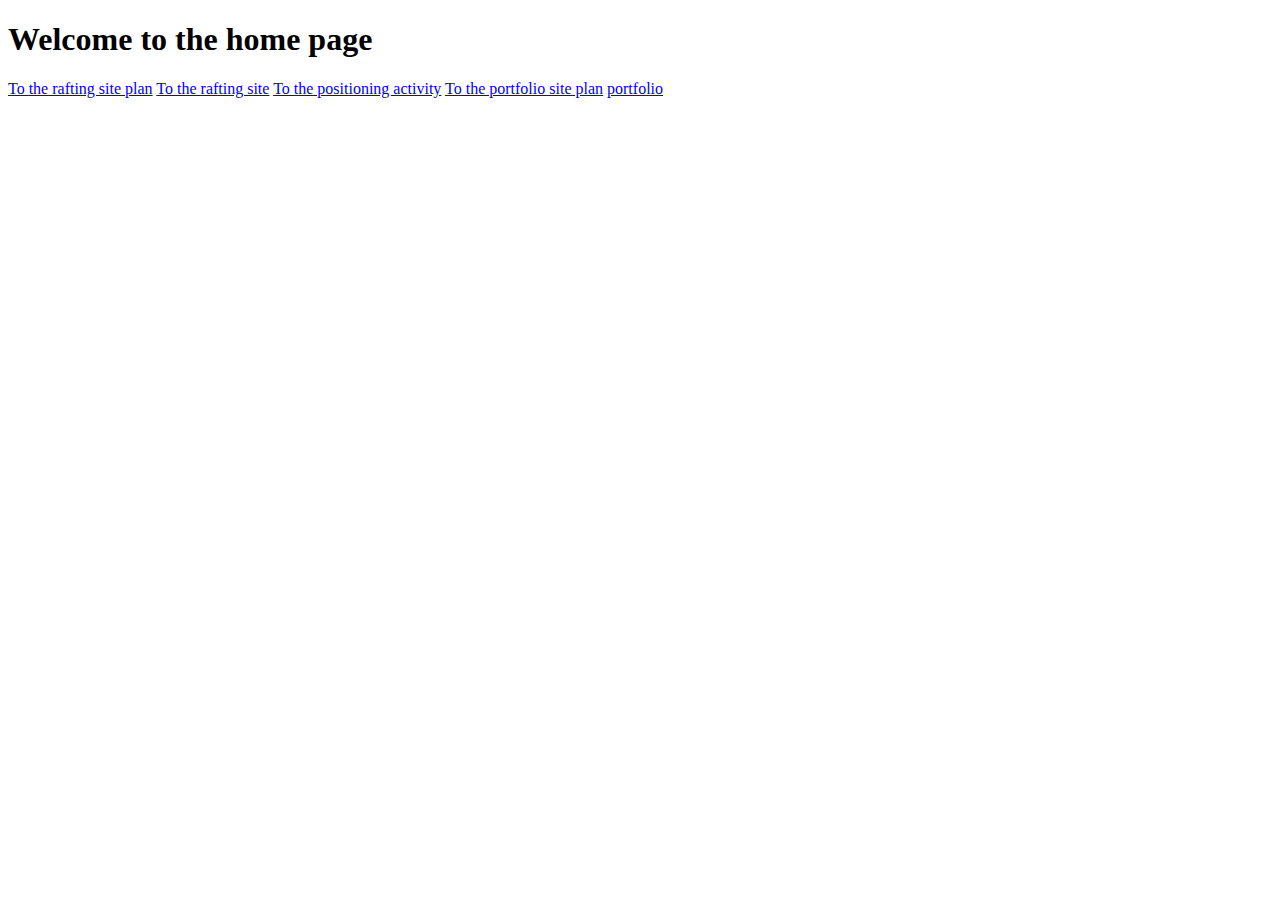
<file: index.html>
<!DOCTYPE html>
<html lang="en">
<head>
    <meta charset="UTF-8">
    <meta http-equiv="X-UA-Compatible" content="IE=edge">
    <meta name="viewport" content="width=device-width, initial-scale=1.0">
    <title>Home Page</title>
</head>
<body>
    <h1>Welcome to the home page</h1>
    <a href="./wrr/site-plan-rafting.html">To the rafting site plan</a>
    <a href="./wrr/index.html">To the rafting site</a>
    <a href="./w06/W06 activity/positioning.html">To the positioning activity</a>
    <a href="./portfolio/site-plan.html">To the portfolio site plan</a>
    <a href="./portfolio/index.html">portfolio</a>
</body>
</html>
</file>
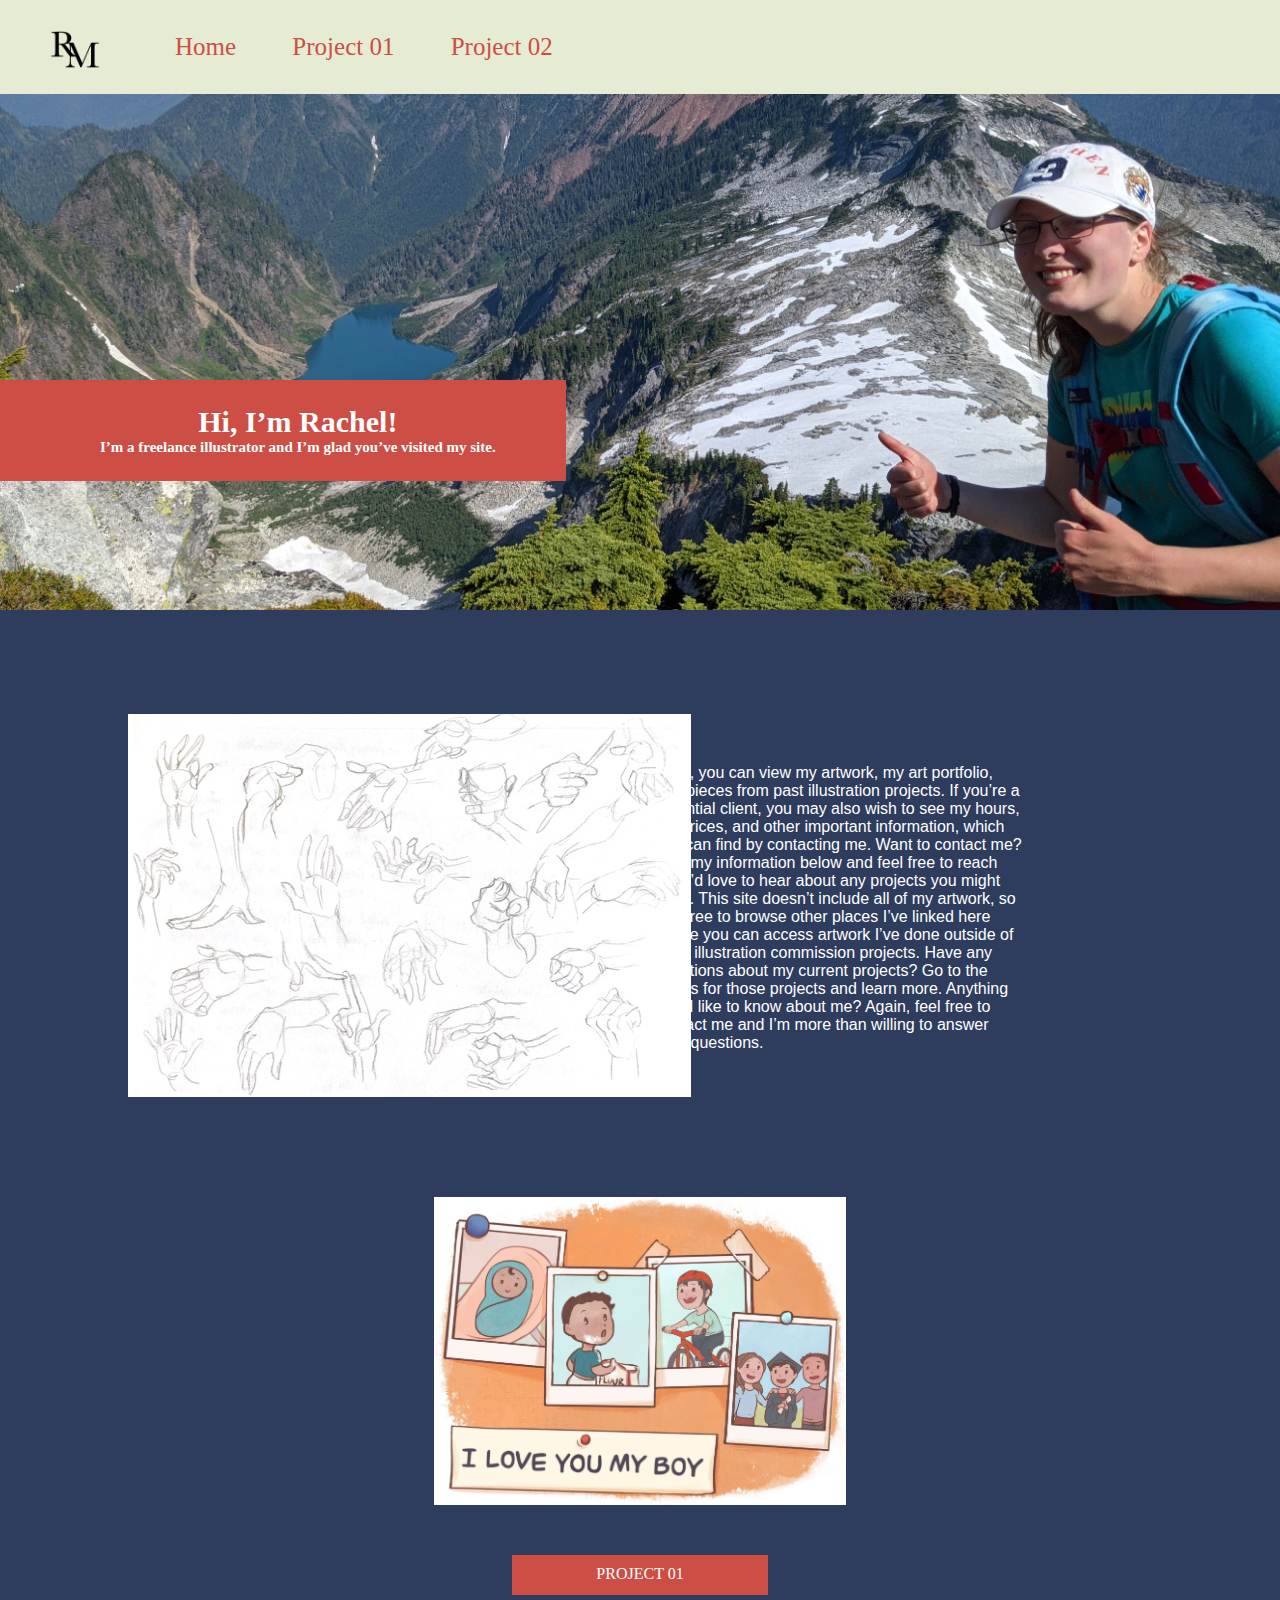
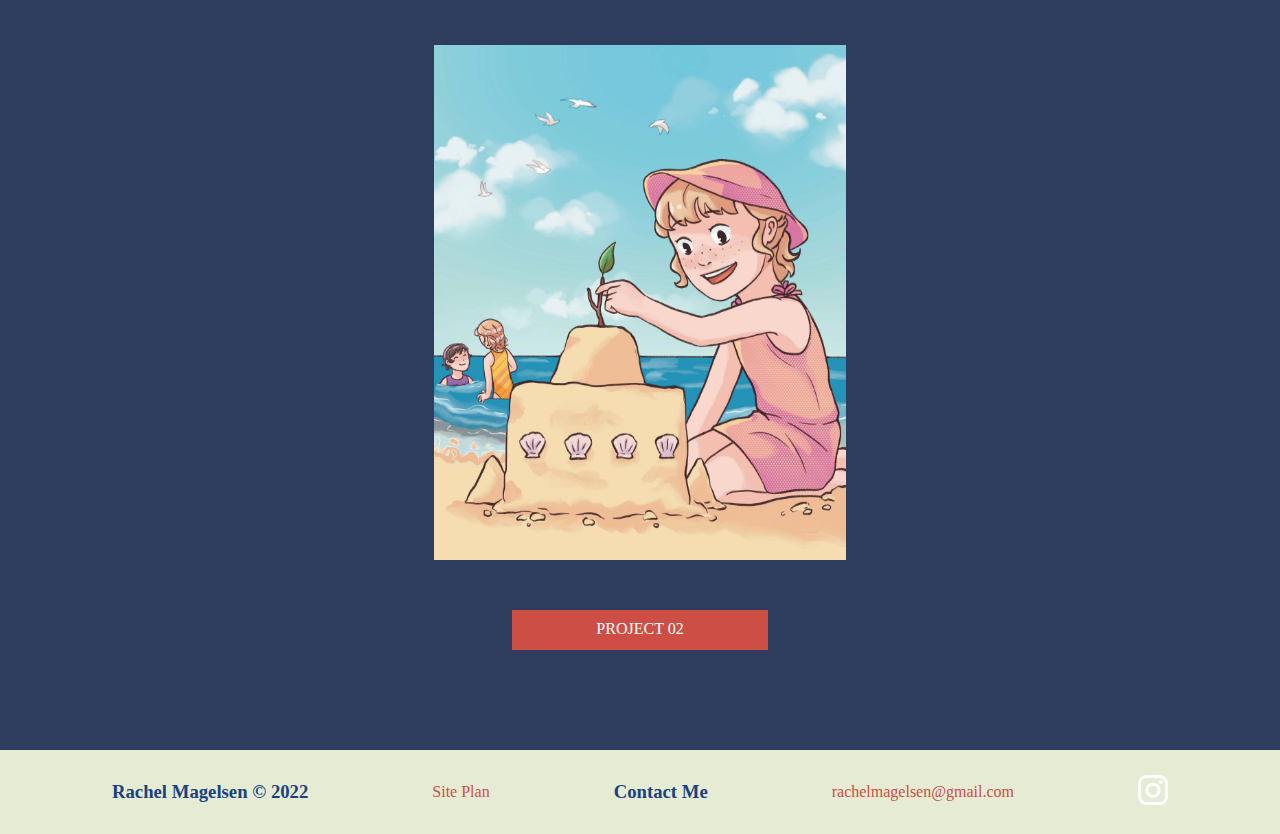
<file: portfolio/index.html>
<!DOCTYPE html>
<html lang="en">
<head> 
    <meta charset="UTF-8">
    <meta http-equiv="X-UA-Compatible" content="IE=edge">
    <meta name="viewport" content="width=device-width, initial-scale=1.0">
    <title>Portfolio Site</title>
    <link rel="stylesheet" href="./styles/style.css">
</head>
<body>
    <div id="content">
        <header>
            <a id="logolink" href = "./index.html"><img class="logo" src="./images/logosmall.png" alt="Logo"></a>
            <nav>
                <a href="./index.html">Home</a>
                <a href="./page1.html">Project 01</a>
                <a href="./page2.html">Project 02</a>
            </nav>
        </header>
        <div id="intro">
            <img id="hero-img" src="./images/hero.jpg" alt="its-a-me">
            <section id="hero-msg">
                <h1>Hi, I’m Rachel!</h1>
                <h2>I’m a freelance illustrator and I’m glad you’ve visited my site.</h2>
            </section>
        </div>
        <main>
            <div>
                <div class="home-grid">
                    <img class="hands" src="./images/hands.jpg" alt="hands">
                    <p class="intro">Here, you can view my artwork, my art portfolio, and pieces from past illustration projects. If you’re a potential client, you may also wish to see my hours, my prices, and other important information, which you can find by contacting me. Want to contact me? Find my information below and feel free to reach out. I’d love to hear about any projects you might have. This site doesn’t include all of my artwork, so feel free to browse other places I’ve linked here where you can access artwork I’ve done outside of book illustration commission projects. Have any questions about my current projects? Go to the pages for those projects and learn more. Anything you’d like to know about me? Again, feel free to contact me and I’m more than willing to answer your questions.</p>
                </div>
                <section class="home-grid">
                    <img class="card1" src="./images/ILYMB/IMG_2548.jpeg" alt="cover">
                    <a class="button" href="./page1.html">PROJECT 01</a>
                </section>
                <section class="home-grid">
                    <img class="card1" src="./images/OTWAG/The_Beach.jpg" alt="beach">
                    <a class="button" href="./page2.html">PROJECT 02</a>
                </section>
            </div>
        </main>
        <footer>
            <h3>Rachel Magelsen &copy; 2022</h3>
            <a href="./site-plan.html">Site Plan</a>
            <h3 class="footer-contact">Contact Me</h3>
            <a href=mailto:>rachelmagelsen@gmail.com</a>
            <div class="footer">
                <a href="https://www.instagram.com/r_e_i_c_h_u/" target="_blank">
                    <img class="socials" src="./images/insta.png" alt="instagram icon">
                </a>
           </div>
        </footer>
    </div>
</body>
</html>
</file>
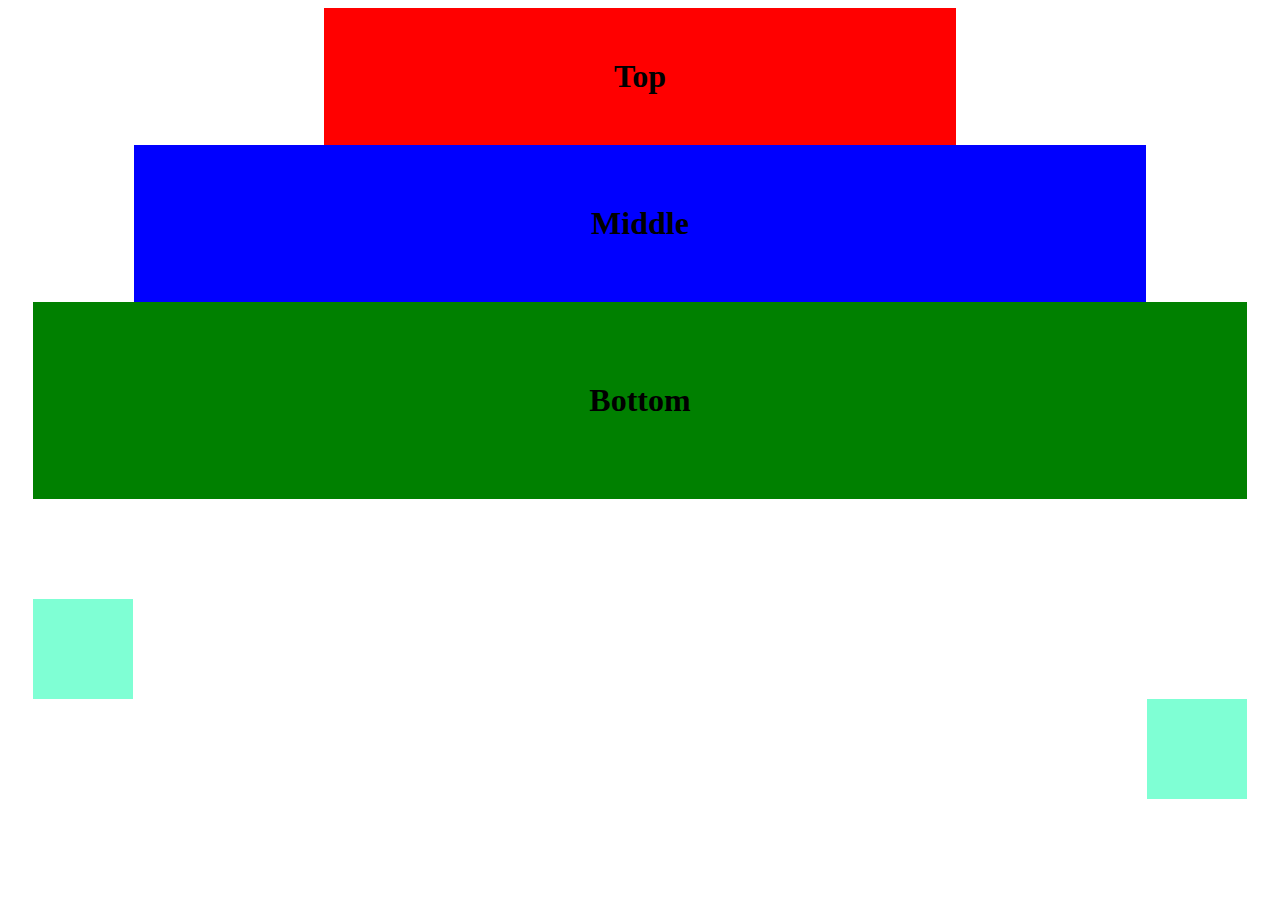
<file: W05/index.html>
<!DOCTYPE html>
<html lang="en">
<head>
    <meta charset="UTF-8">
    <meta http-equiv="X-UA-Compatible" content="IE=edge">
    <meta name="viewport" content="width=device-width, initial-scale=1.0">
    <title>W05 Challenge</title>
    <link rel="stylesheet" href="styles.css">
</head>
<body>
    <div id="content">
        <h1 class="redbox">Top</h1>
        <h1 class="bluebox">Middle</h1>
        <h1 class="greenbox">Bottom</h1>
    </div>
    <div id="box1"></div>
    <div id="box2"></div>
</html>
</file>
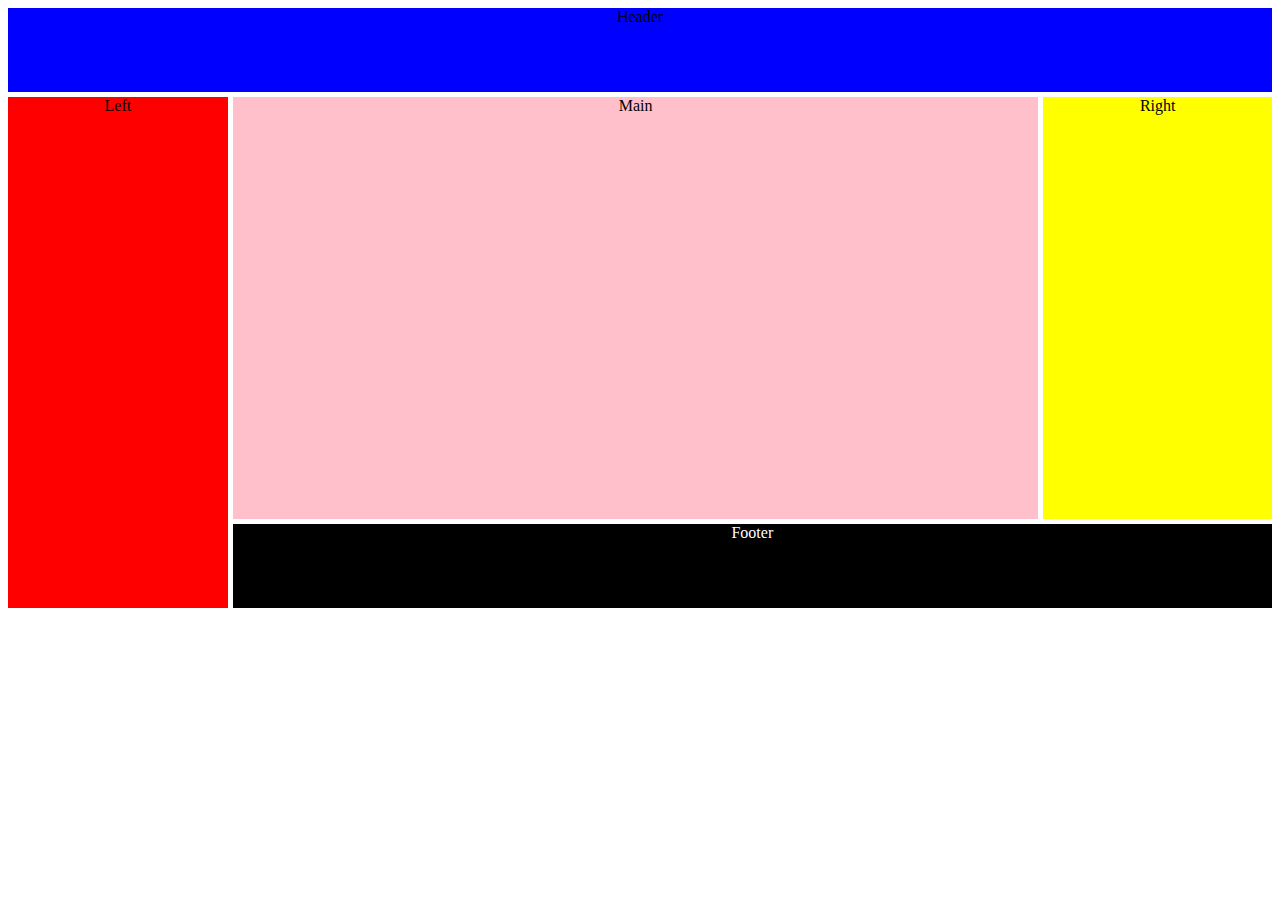
<file: w06/index.html>
<!DOCTYPE html>
<html lang="en">
<head>
    <meta charset="UTF-8">
    <meta http-equiv="X-UA-Compatible" content="IE=edge">
    <meta name="viewport" content="width=device-width, initial-scale=1.0">
    <title>W06 activity</title>
    <link rel="stylesheet" href="styles.css">
</head>
<body>
    <div class="grid-container">
        <div class="box1">Header</div>
        <div class="box2">Left</div>
        <div class="box3">Main</div>
        <div class="box4">Right</div>
        <div class="box5">Footer</div>
    </div>
</body>
</html>
</file>
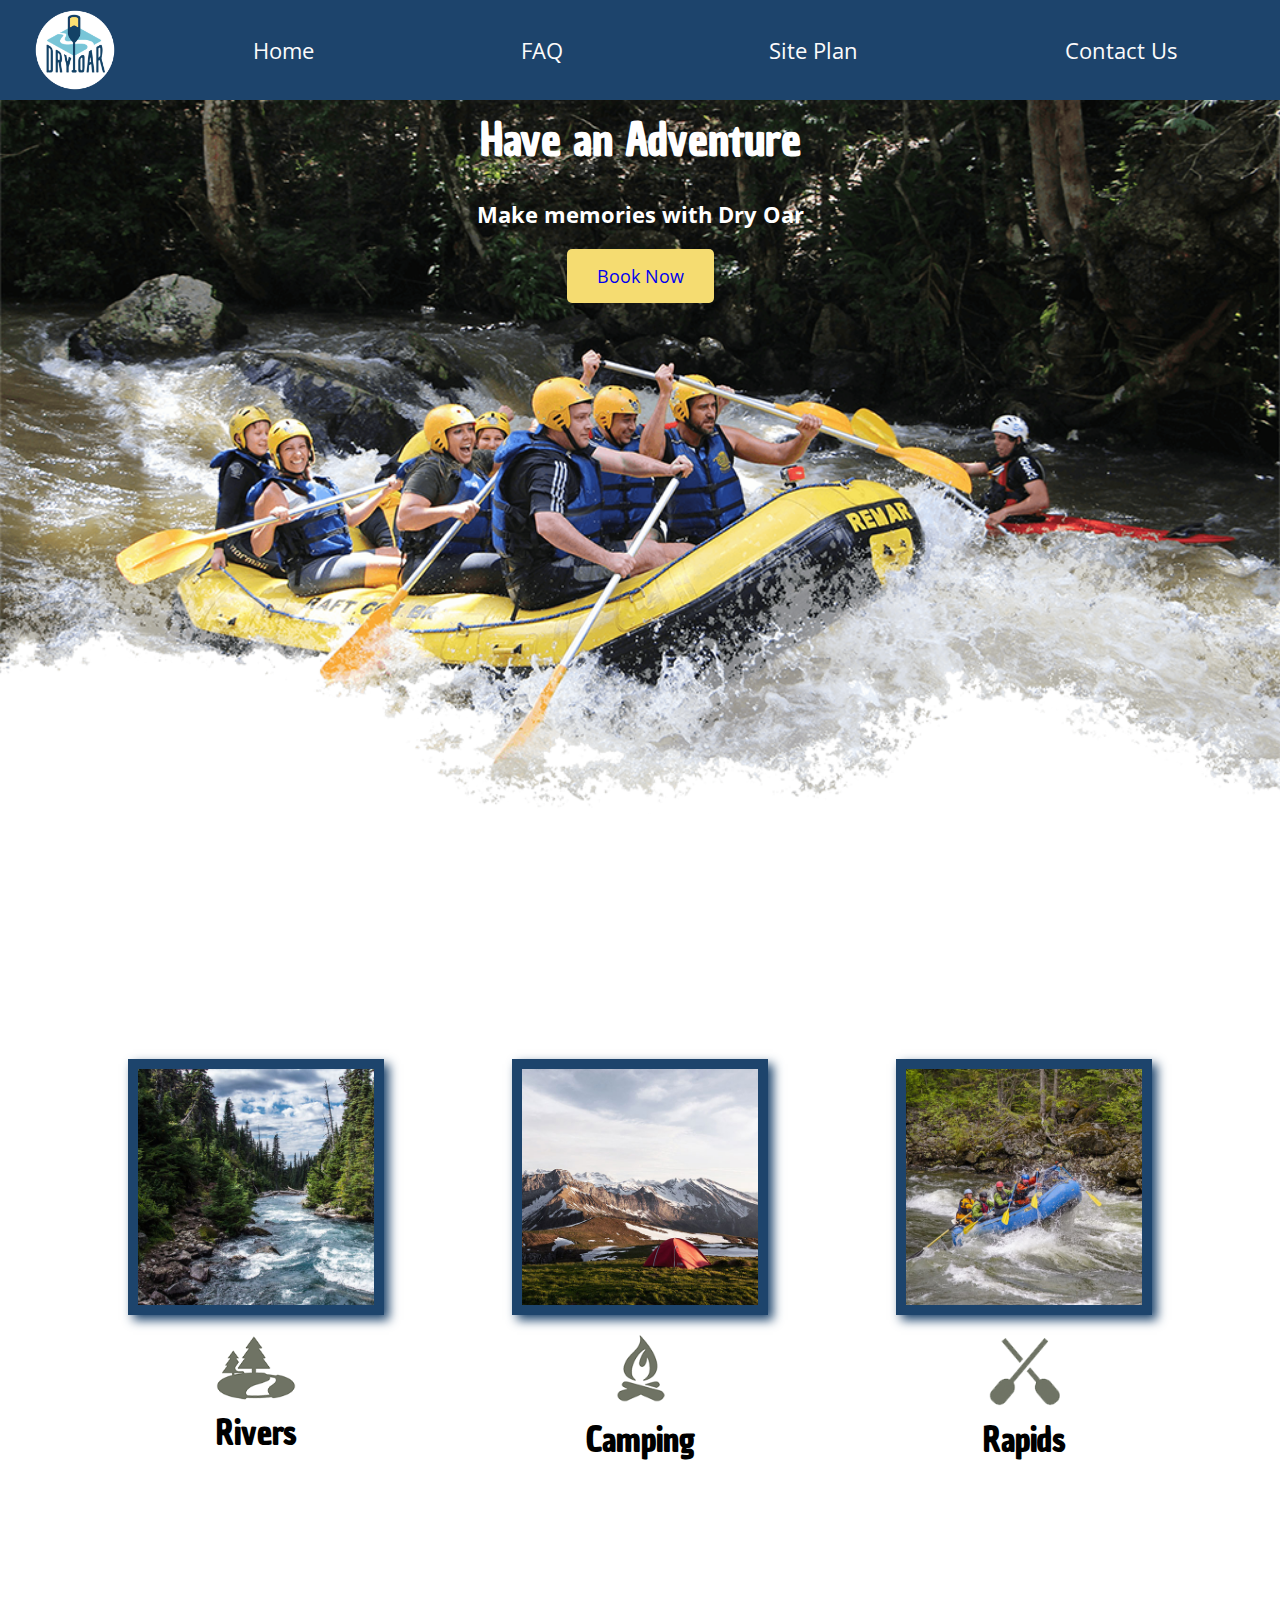
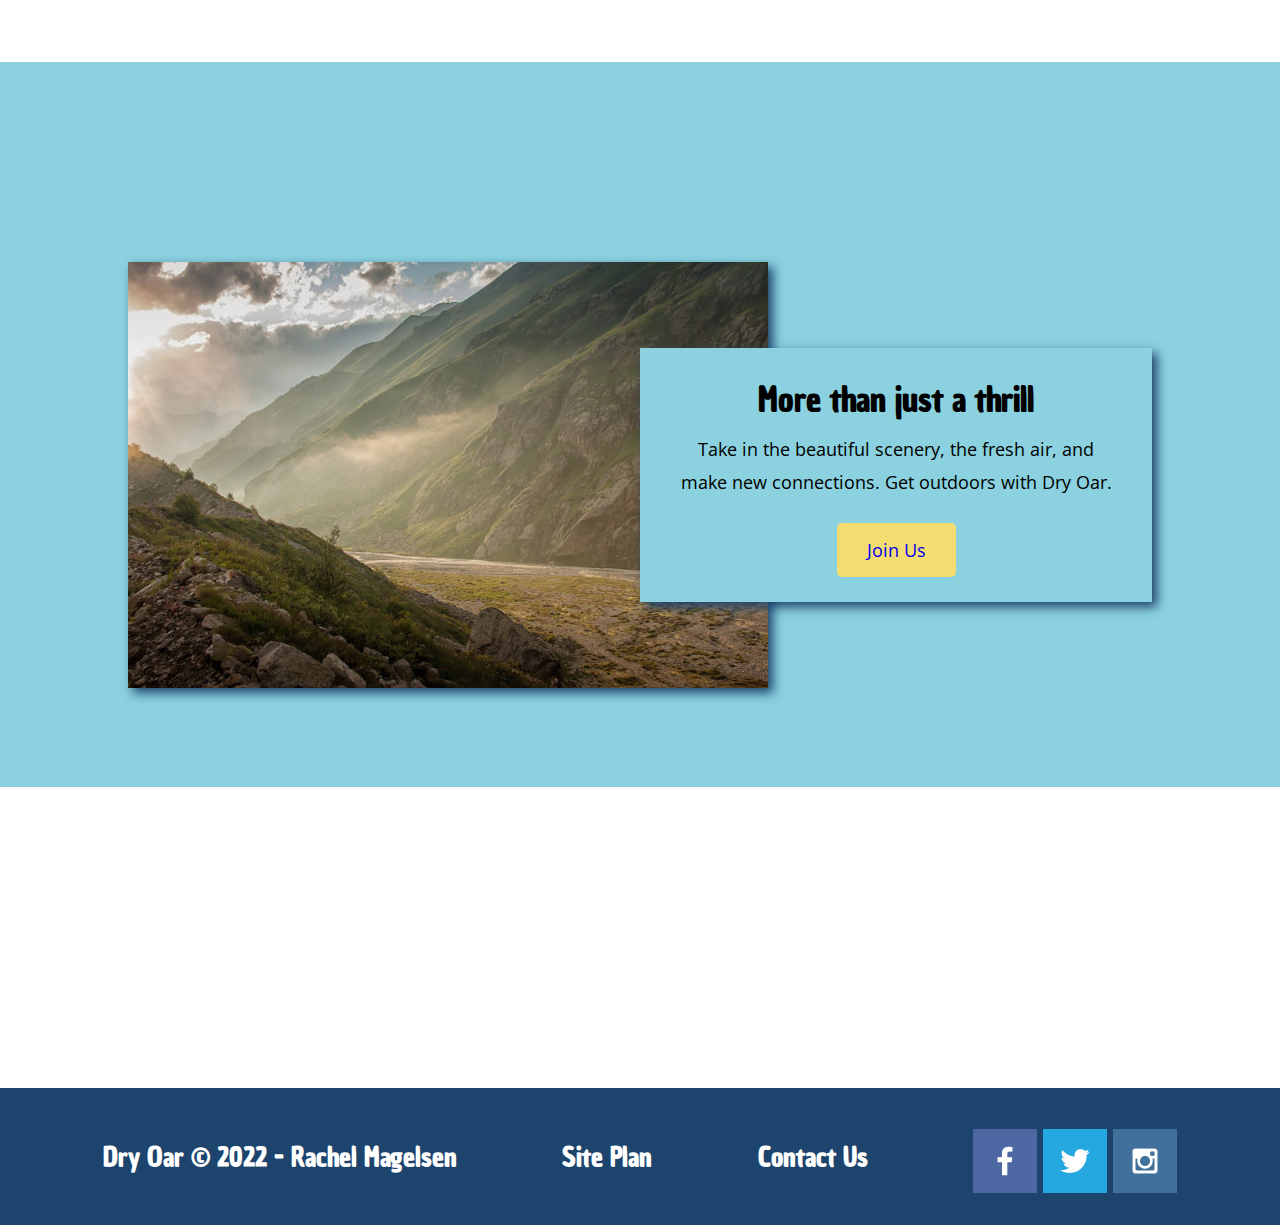
<file: wrr/index.html>
<!DOCTYPE html>
<html lang="en">
<head>
    <meta charset="UTF-8">
    <meta http-equiv="X-UA-Compatible" content="IE=edge">
    <meta name="viewport" content="width=device-width, initial-scale=1.0">
    <title>Whitewater Rafting Vacations | Dry Oar Boating | Home</title>
    <link rel="stylesheet" href="./styles/styles.css">
</head>
<body>
    <div id="content">
        <header>
            <a id="logolink" href = "index.html"><img class="logo" src="./images/logo.png" alt="Dry Oar Logo"></a>
            <nav>
                <a href="index.html">Home</a>
                <a href="faq.html">FAQ</a>
                <a href="./site-plan-rafting.html">Site Plan</a>
                <a href="./contactus.html">Contact Us</a>
            </nav>
        </header>
        <div id="hero">
            <div id="hero-box">
                <img id="hero-img" src="./images/hero.png" alt="People enjoying rafting">
            </div>
                <section id="hero-msg">
                    <h1 class="home-title">Have an Adventure</h1>
                    <h4>Make memories with Dry Oar</h4>
                    <div class="button-box">
                        <a class="book" href="rates.html">Book Now</a>
                    </div>
                </section>
        </div>
        <main class="home-grid">
            <section class="rivers-card">
                <img class="card-img" src="./images/rivers.jpeg" alt="river in forest">
                <img class="icon" src="./images/river_icon.png" alt="river icon">
                <h2>Rivers</h2>
            </section>
            <section class="camping-card">
                <img class="card-img" src="./images/camping.jpeg" alt="tent in mountains">
                <img class="icon" src="./images/fire_icon.png" alt="fire icon">
                <h2>Camping</h2>
            </section>
            <section class="rapids-card">
                <img class="card-img" src="./images/rapids.jpeg" alt="rafting boat">
                <img class="icon" src="./images/oars.png" alt="oars icon">
                <h2>Rapids</h2>
            </section>
            <div id="background"></div>
            <img class="mountains" src="./images/mountains.jpeg" alt="Misty mountains">
            <section class="msg">
                <h2>More than just a thrill</h2>
                <p>Take in the beautiful scenery, the fresh air, and make new connections. Get outdoors with Dry Oar.</p>
                <a class="join" href="river.html">Join Us</a>
            </section>
        </main>
        <footer>
            <h3>Dry Oar &copy; 2022 - Rachel Magelsen</h3>
            <h3><a href="site-plan-rafting.html">Site Plan</a></h3>
            <h3><a href="contactus.html">Contact Us</a></h3>
            <div class="social">
                <a href="https://facebook.com" target="_blank">
                    <img src="./images/facebook.png" alt="fb icon">
                </a>
                <a href="https://twitter.com" target="_blank">
                    <img src="./images/twitter.png" alt="twitter icon">
                </a>
                <a href="https://instagram.com" target="_blank">
                    <img src="./images/instagram.png" alt="instagram icon">
                </a>
           </div>
        </footer>
    </div>
</body>
</html>
</file>
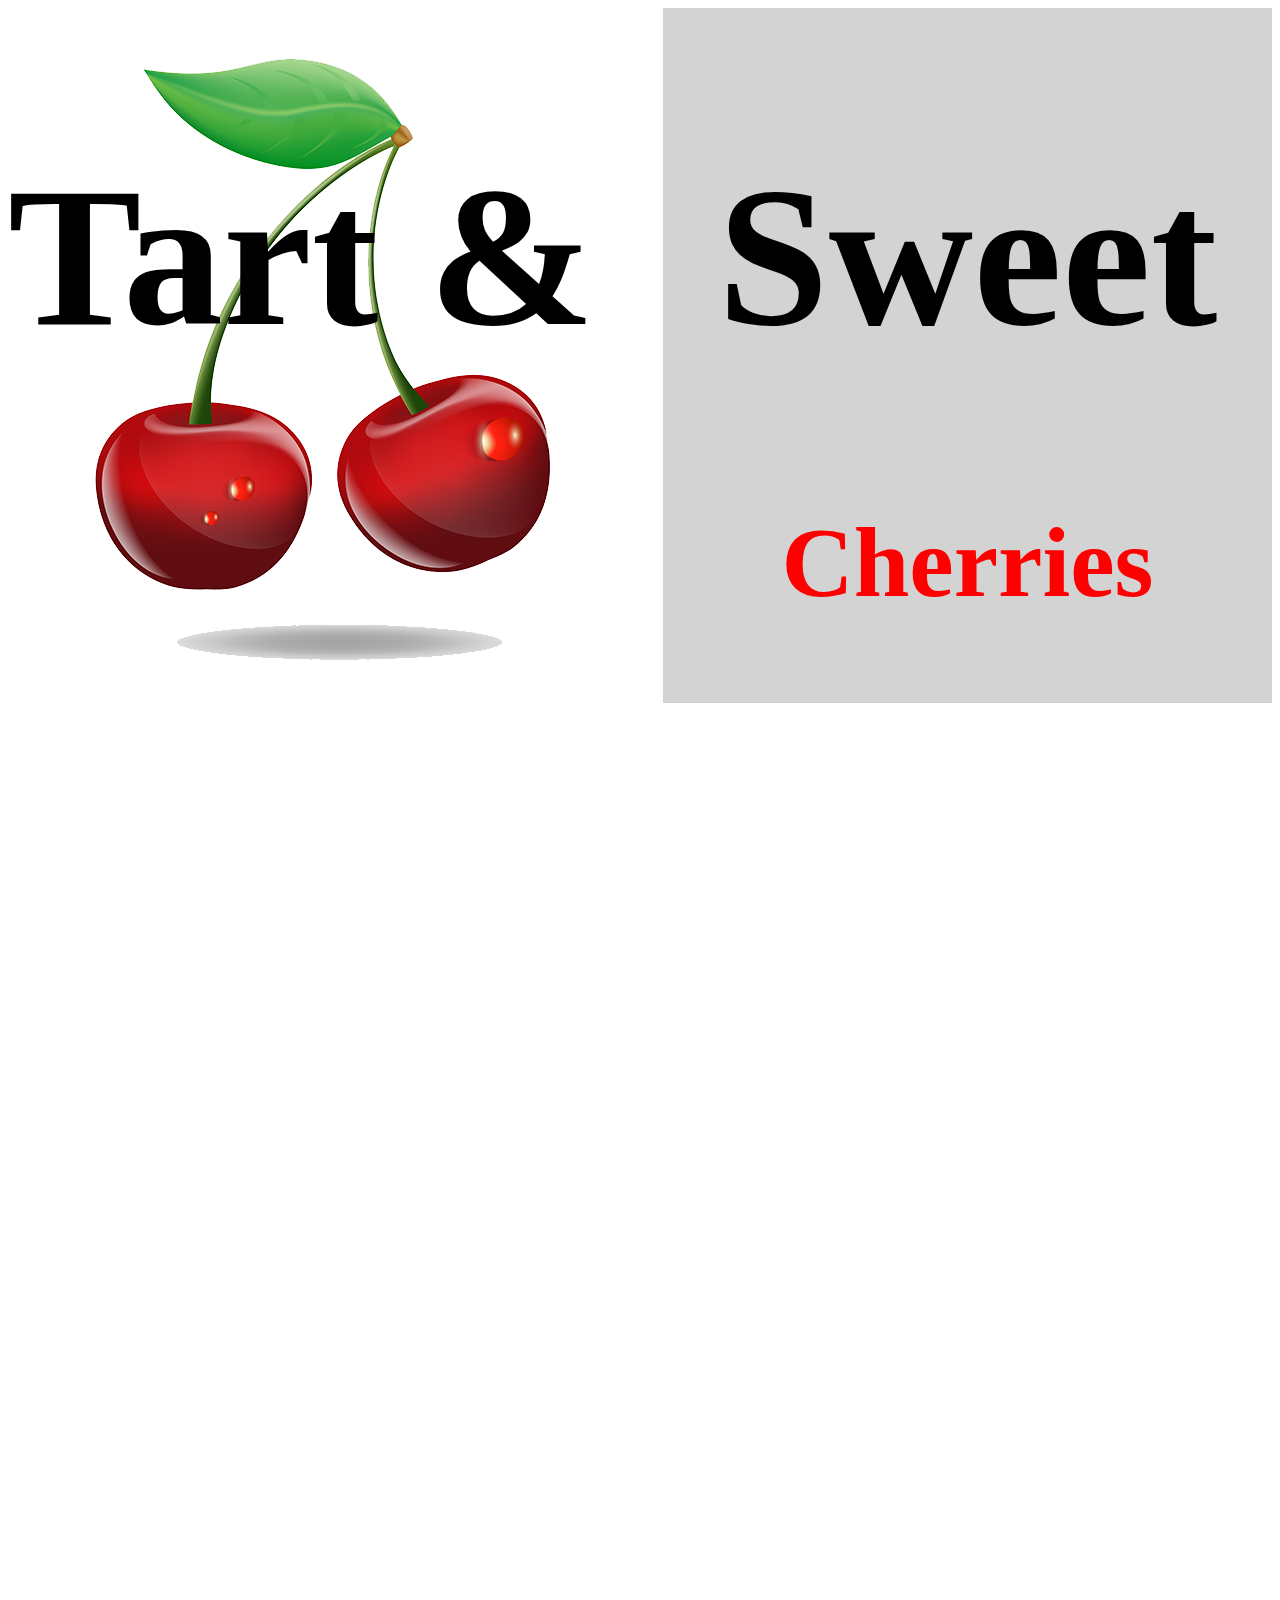
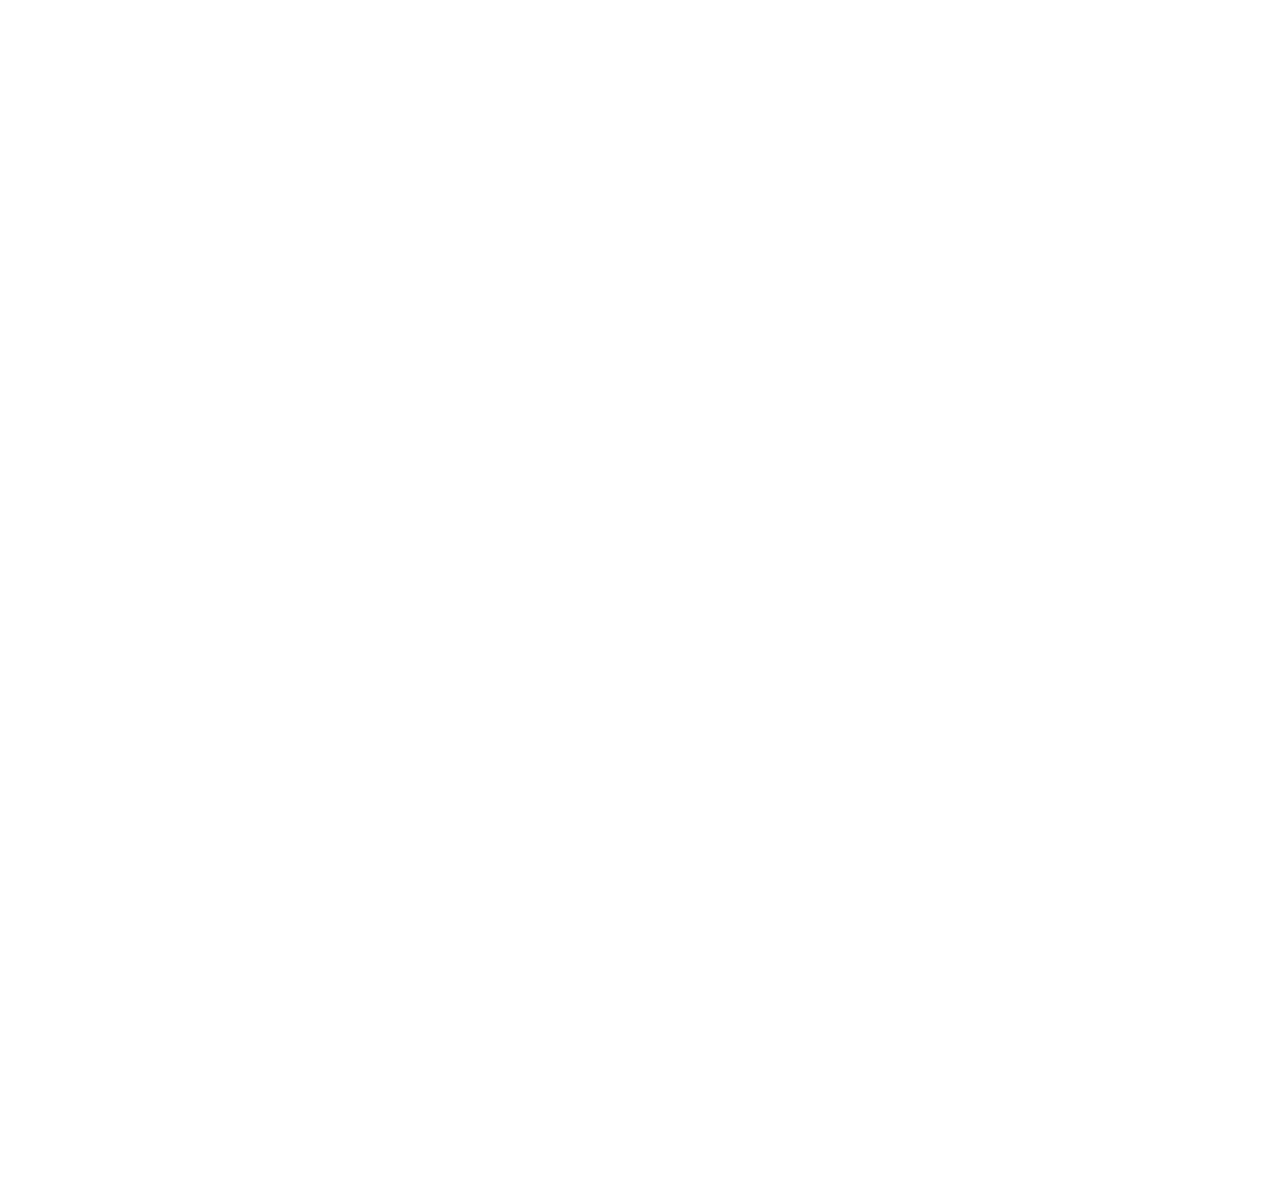
<file: w06/ICE W06/index.html>
<!DOCTYPE html>
<html lang="en">
<head>
    <meta charset="UTF-8">
    <meta http-equiv="X-UA-Compatible" content="IE=edge">
    <meta name="viewport" content="width=device-width, initial-scale=1.0">
    <title>ICE W06</title>
    <link rel="stylesheet" href="styles.css">
</head>
<body>
    <div class="container">
        <h1 class="title">Tart &</h1>
        <img src="./w06_cherries.png" alt="cherries">
        <div class="box">
            <h1 class="title2">Sweet</h1>
            <h2>Cherries</h2>
        </div>
    </div>
</body>
</html>
</file>
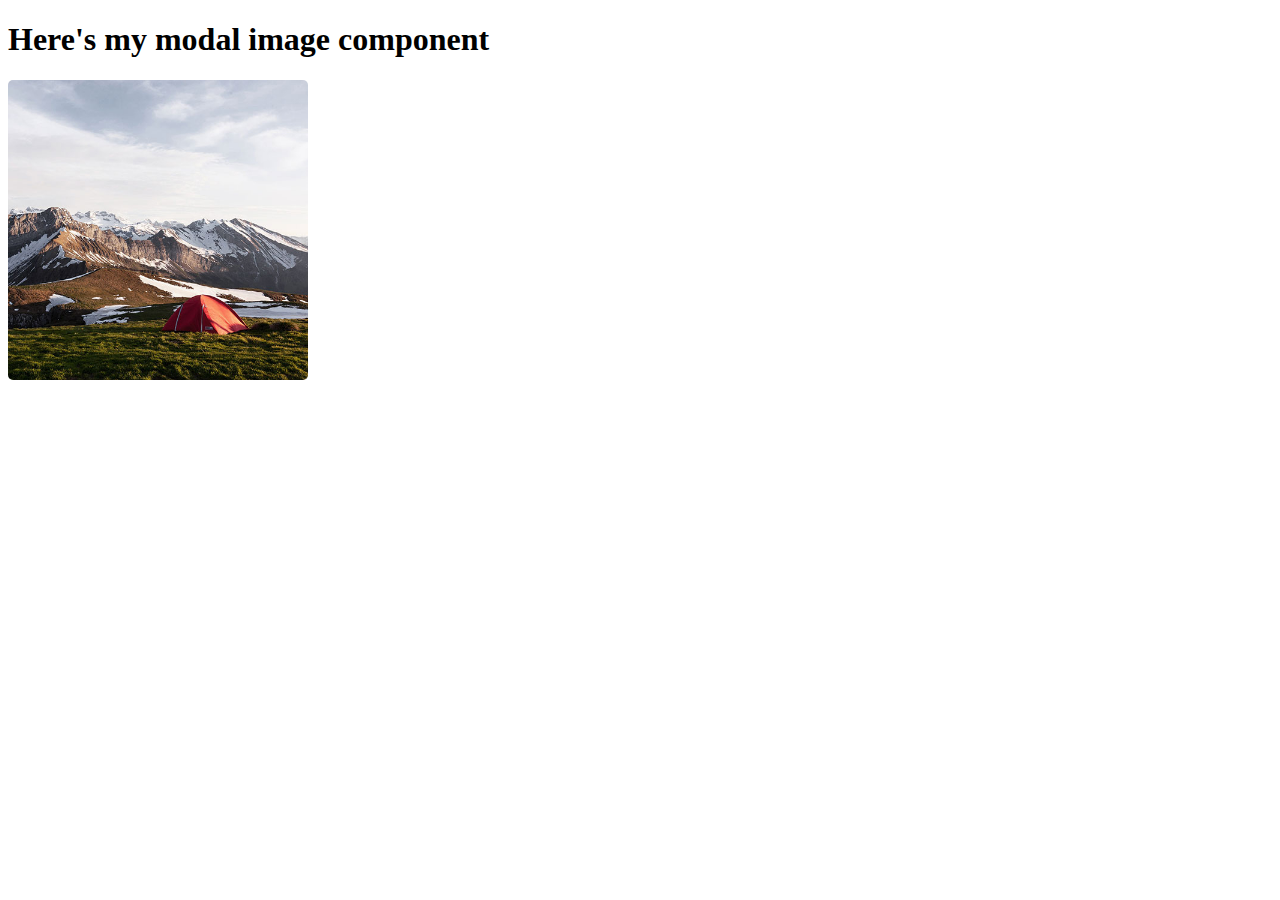
<file: W12activity.html>
<!DOCTYPE html>
<html lang="en">
<head>
    <meta charset="UTF-8">
    <meta http-equiv="X-UA-Compatible" content="IE=edge">
    <meta name="viewport" content="width=device-width, initial-scale=1.0">
    <link rel="stylesheet" href="W12styles.css">
    <script src="./W12js.js" defer></script>
    <title>W12 Component Activity</title>
</head>
<body>
    <h1>Here's my modal image component</h1>
    <!-- Trigger the Modal -->
    <img id="myImg" src="./wrr/images/camping.jpeg" alt="Camping in the mountains" style="width:100%;max-width:300px">

    <!-- The Modal -->
    <div id="myModal" class="modal">

        <!-- The Close Button -->
        <span class="close">&times;</span>

        <!-- Modal Content (The Image) -->
        <img class="modal-content" id="img01">

        <!-- Modal Caption (Image Text) -->
        <div id="caption"></div>
    </div>
</body>
</html>
</file>
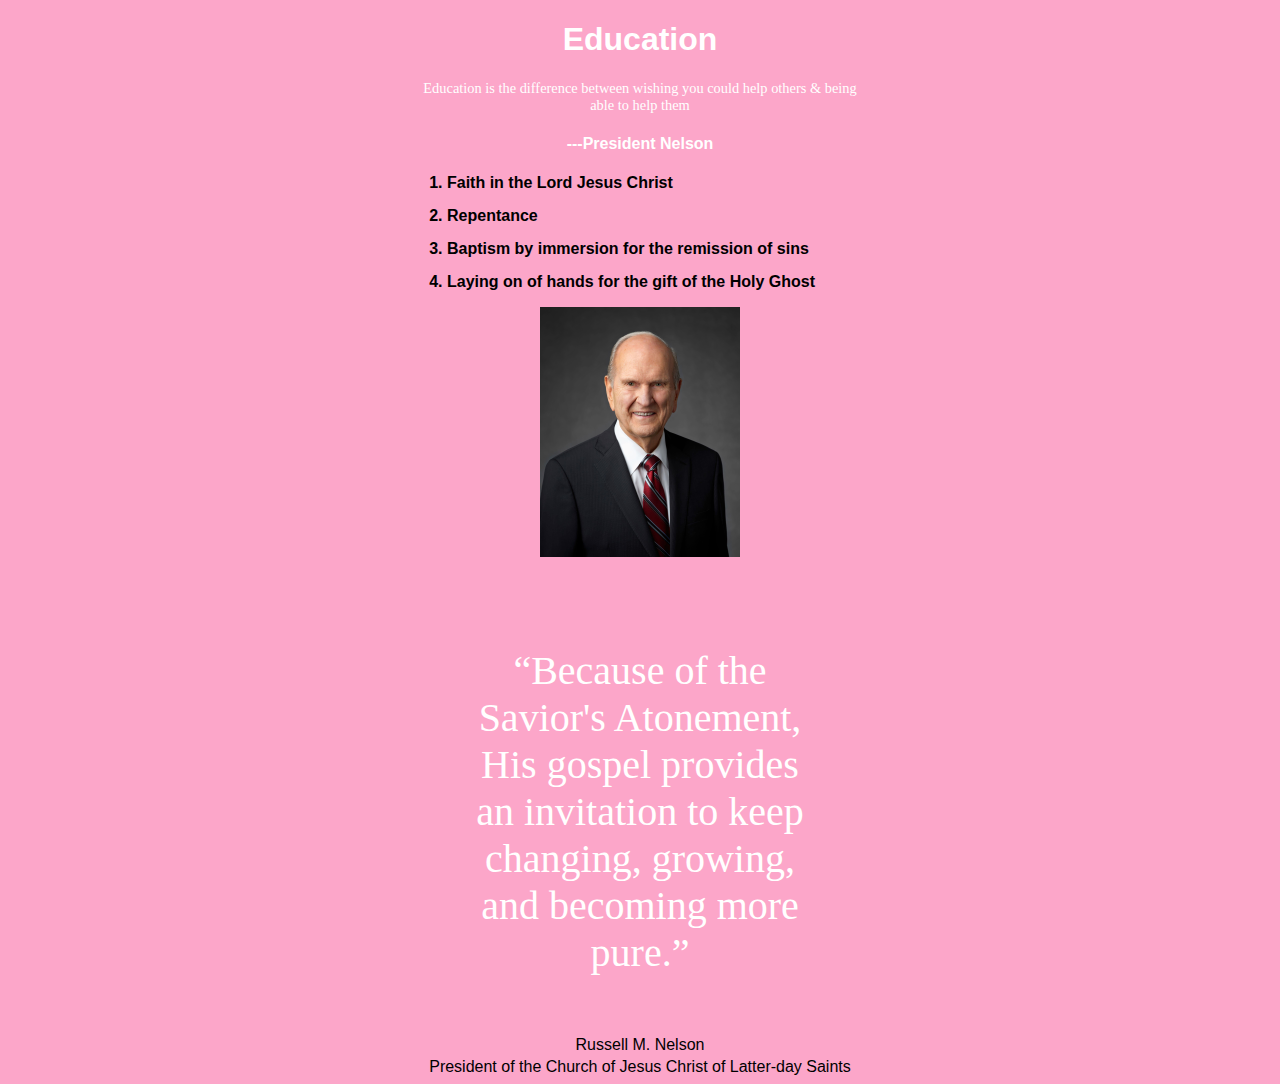
<file: ICE W04/ice.html>
<!DOCTYPE html>
<html lang="en">
<head>
    <meta charset="UTF-8">
    <meta http-equiv="X-UA-Compatible" content="IE=edge">
    <meta name="viewport" content="width=device-width, initial-scale=1.0">
    <title>ICE W04</title>
    <link rel="stylesheet" href="ice.css".css>
</head>
<body>
    <div class="pageStuff">
        <h1 class="white serif">Education</h1>
        <p class="white smallFont">Education is the difference between wishing you could help others & being able to help them</p>
        <h4 class="white serif">---President Nelson</h4>
        <ol class="serif">
            <li>Faith in the Lord Jesus Christ</li>
            <li>Repentance</li>
            <li>Baptism by immersion for the remission of sins</li>
            <li>Laying on of hands for the gift of the Holy Ghost</li>
        </ol>
        <img class="img" src="./nelson.jpeg" alt="President Nelson">
        <p class="white quotation">
            “Because of the Savior's Atonement, His gospel provides 
            an invitation to keep changing, growing, and becoming more pure.”
        </p>
        <footer class="footer p">
            <p class="serif">Russell M. Nelson</p>
            <p class="serif">President of the Church of Jesus Christ of Latter-day Saints</p>
        </footer>
    </div>
</body>
</html>
</file>
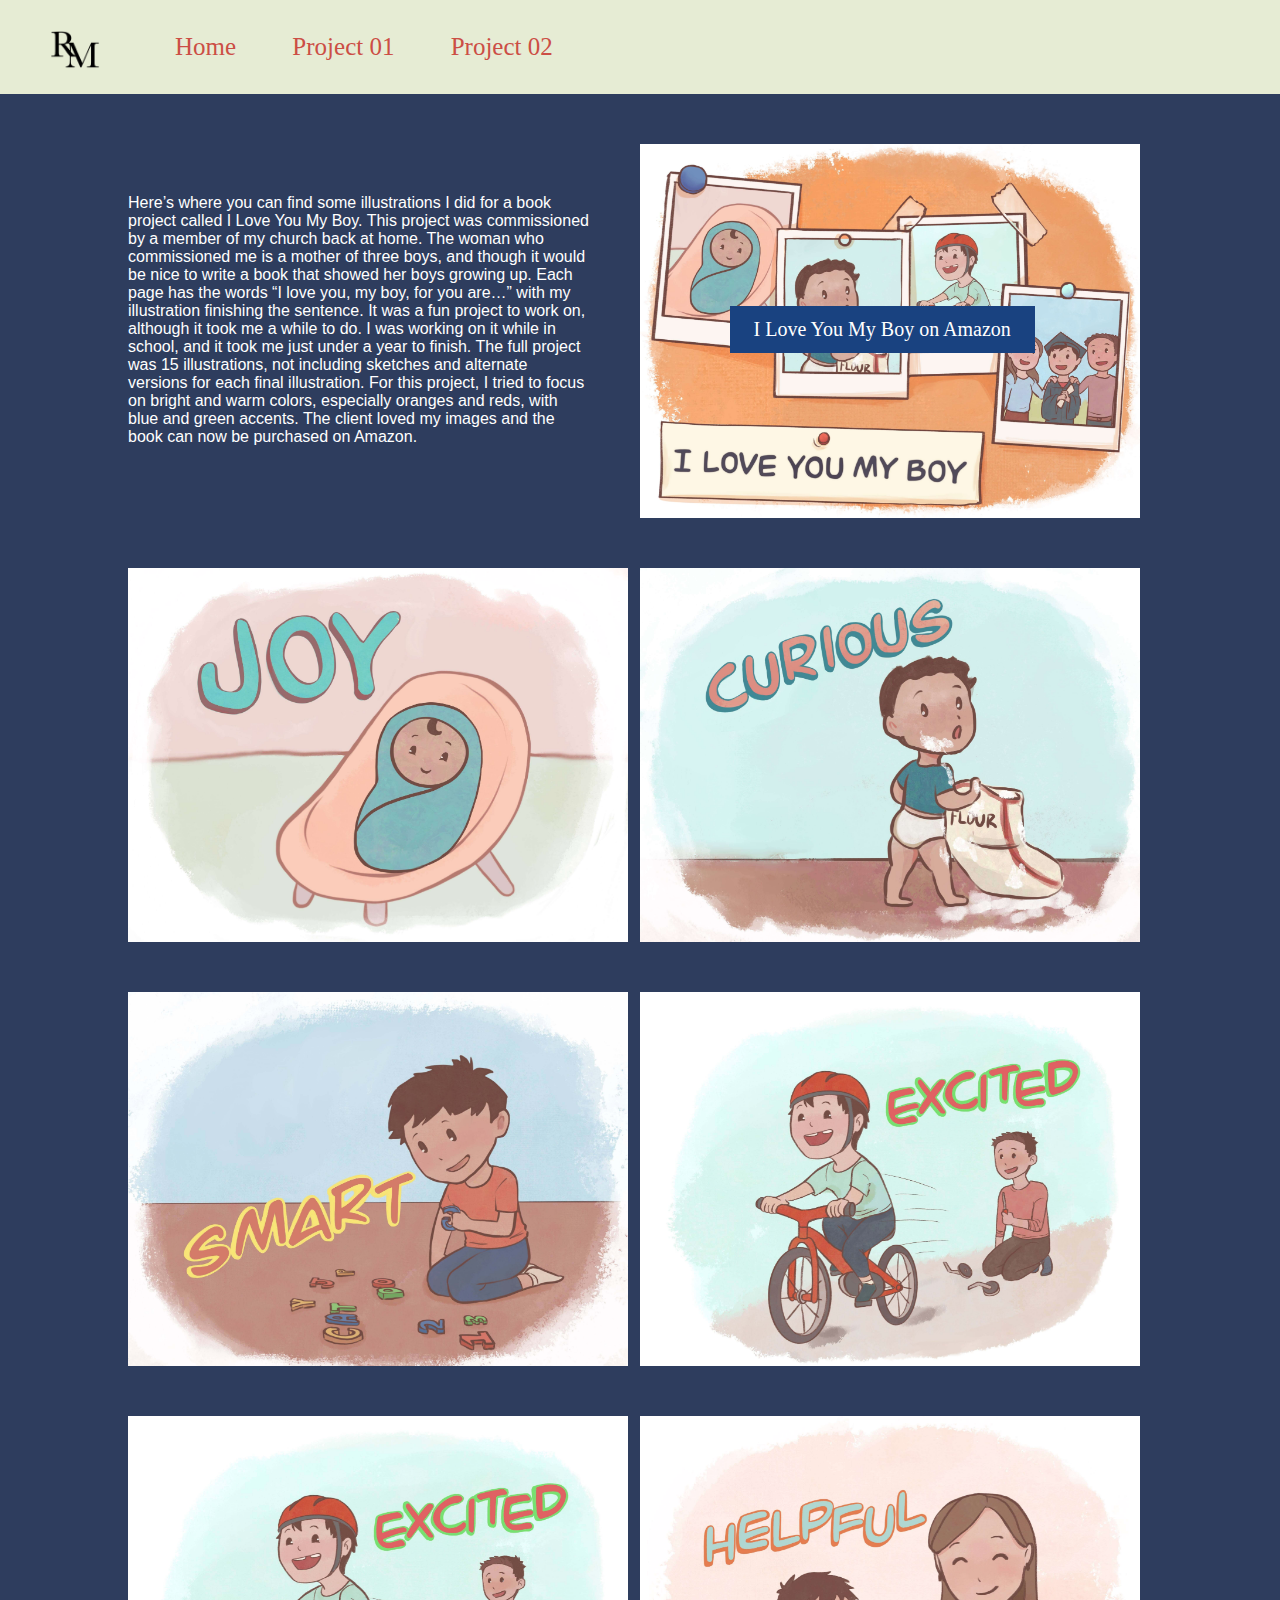
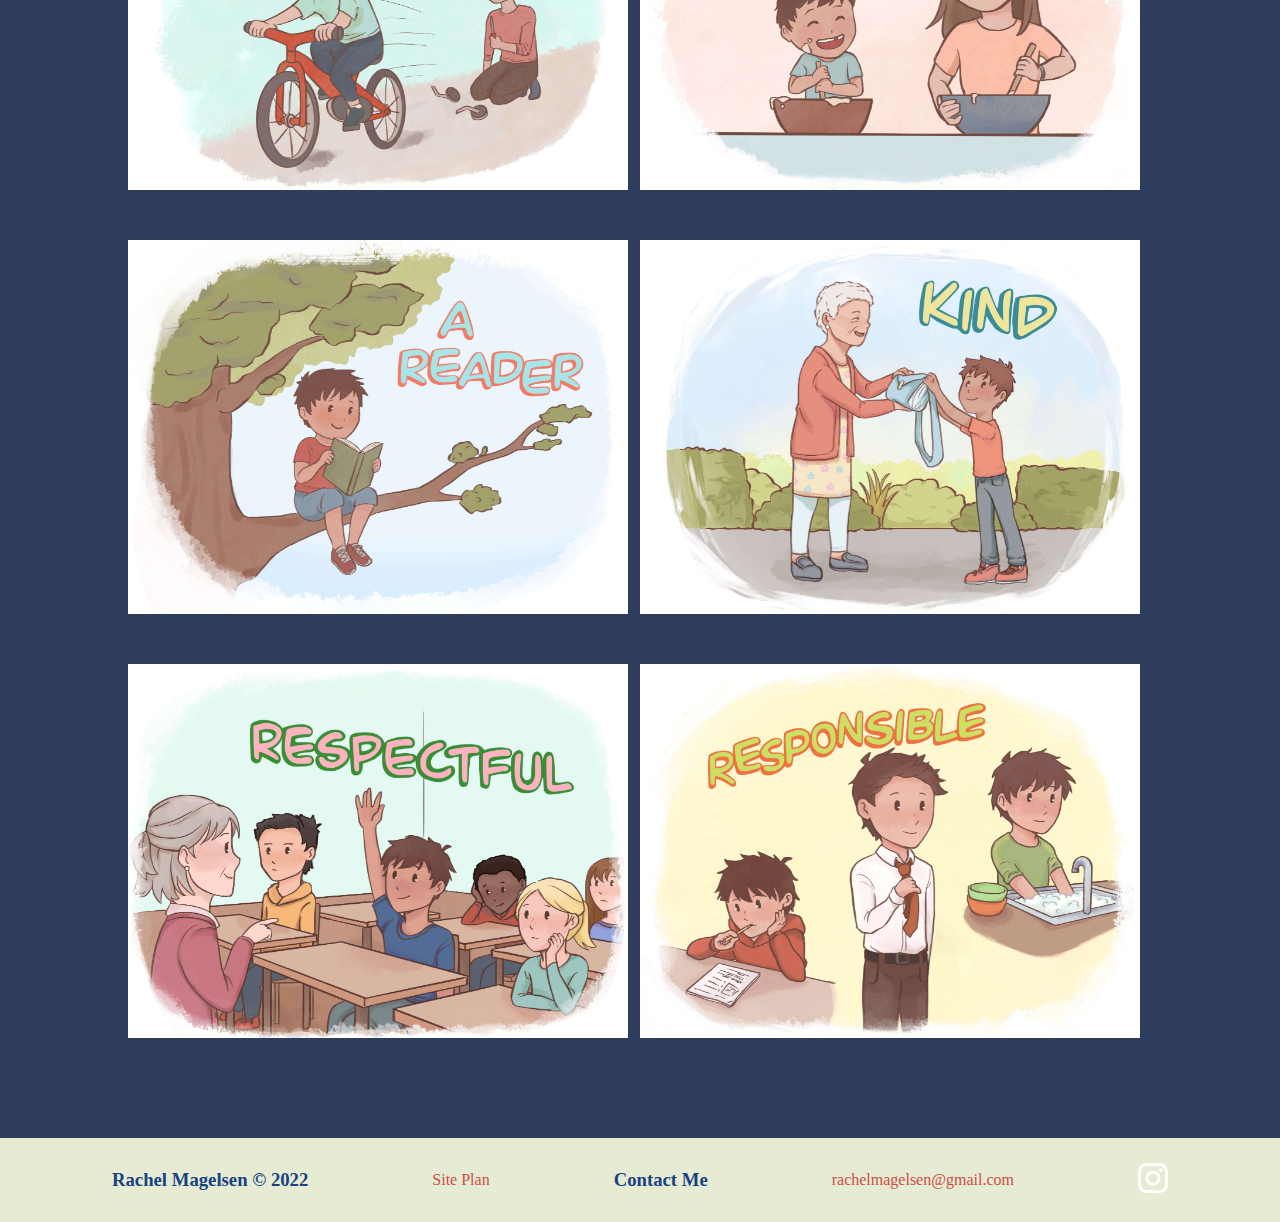
<file: portfolio/page1.html>
<!DOCTYPE html>
<html lang="en">
<head>
    <meta charset="UTF-8">
    <meta http-equiv="X-UA-Compatible" content="IE=edge">
    <meta name="viewport" content="width=device-width, initial-scale=1.0">
    <title>I Love You My Boy</title>
    <link rel="stylesheet" href="styles/style.css">
</head>
<body>
    <div id="content">
        <header>
            <a id="logolink" href = "./index.html"><img class="logo" src="./images/logosmall.png" alt="Logo"></a>
            <nav>
                <a href="./index.html">Home</a>
                <a href="./page1.html">Project 01</a>
                <a href="./page2.html">Project 02</a>
            </nav>
        </header>
        <main>
            <div class="container">
                <p class="page1body">Here’s where you can find some illustrations I did for a book project called I Love You My Boy. This project was commissioned by a member of my church back at home. The woman who commissioned me is a mother of three boys, and though it would be nice to write a book that showed her boys growing up. Each page has the words “I love you, my boy, for you are…” with my illustration finishing the sentence. It was a fun project to work on, although it took me a while to do. I was working on it while in school, and it took me just under a year to finish. The full project was 15 illustrations, not including sketches and alternate versions for each final illustration. For this project, I tried to focus on bright and warm colors, especially oranges and reds, with blue and green accents. The client loved my images and the book can now be purchased on Amazon.</p>
                <img class="img-right" src="./images/ILYMB/IMG_2548.jpeg" alt="cover" width=500px>
                <a class="btn" href="https://www.amazon.com/I-LOVE-YOU-MY-BOY/dp/B09WRV1JT6/ref=sr_1_3?qid=1656041566&refinements=p_27%3ALisa+Heffernan&s=books&sr=1-3&text=Lisa+Heffernan">I Love You My Boy on Amazon</a>
            </div>
                <div class="home-grid">
                <img class="img-left" src="./images/ILYMB/IMG_2213.JPG" alt="joy" width=500px>
                <img class="img-right" src="./images/ILYMB/IMG_2215.JPG" alt="curious" width=500px>
                <img class="img-left" src="./images/ILYMB/IMG_2217.JPG" alt="smart" width=500px>
                <img class="img-right" src="./images/ILYMB/IMG_2221.JPG" alt="curious" width=500px>
                <img class="img-left" src="./images/ILYMB/IMG_2221.JPG" alt="excited" width=500px>
                <img class="img-right" src="./images/ILYMB/IMG_2234.JPG" alt="helpful" width=500px>
                <img class="img-left" src="./images/ILYMB/IMG_2235.JPG" alt="reader" width=500px>
                <img class="img-right" src="./images/ILYMB/IMG_2367.JPG" alt="kind" width=500px>
                <img class="img-left" src="./images/ILYMB/IMG_2525.JPG" alt="respectful" width=500px>
                <img class="img-right" src="./images/ILYMB/IMG_2529.JPG" alt="responsible" width=500px>
            </div>
        </main>
        <footer>
            <h3>Rachel Magelsen &copy; 2022</h3>
            <a href="./site-plan.html">Site Plan</a>
            <h3>Contact Me</h3>
            <a href=mailto:>rachelmagelsen@gmail.com</a>
            <div class="footer">
                <a href="https://www.instagram.com/r_e_i_c_h_u/" target="_blank">
                    <img class="socials" src="./images/insta.png" alt="instagram icon">
                </a>
           </div>
        </footer>
    </div>
</body>
</html>
</file>
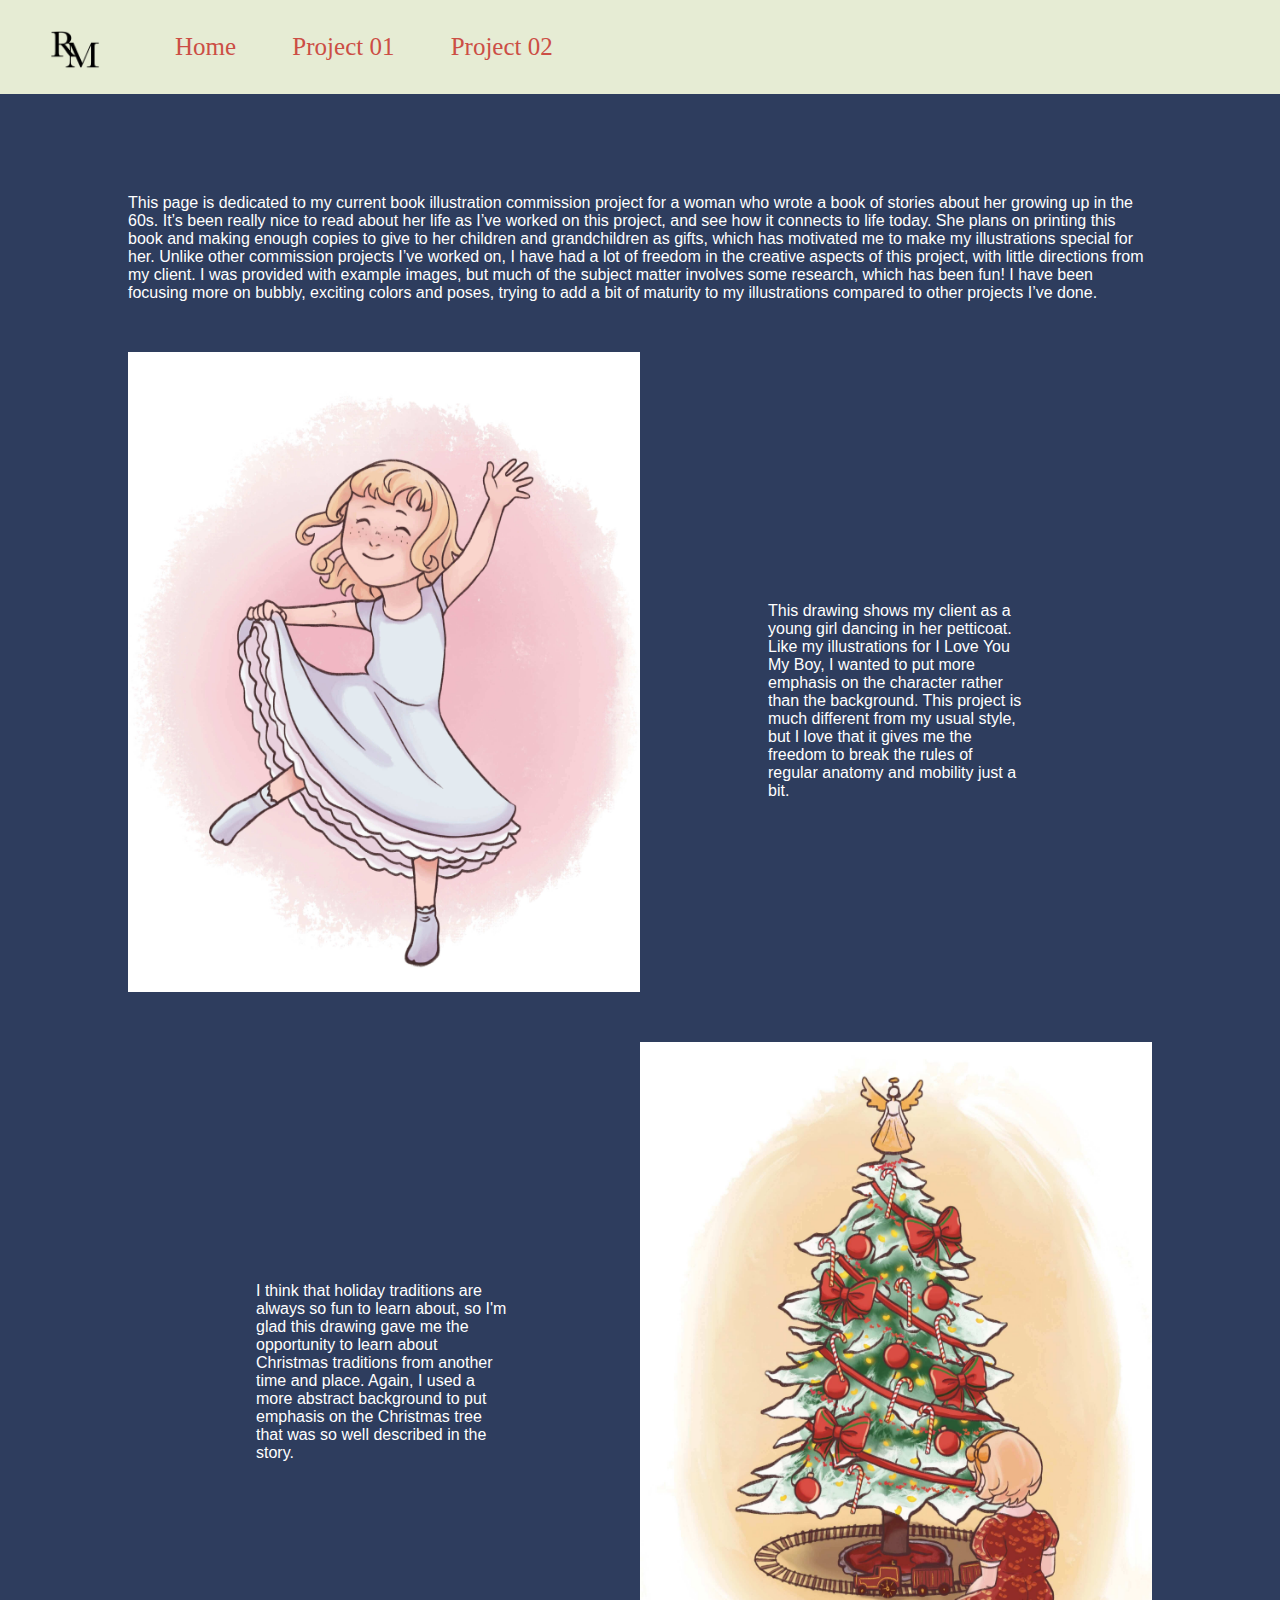
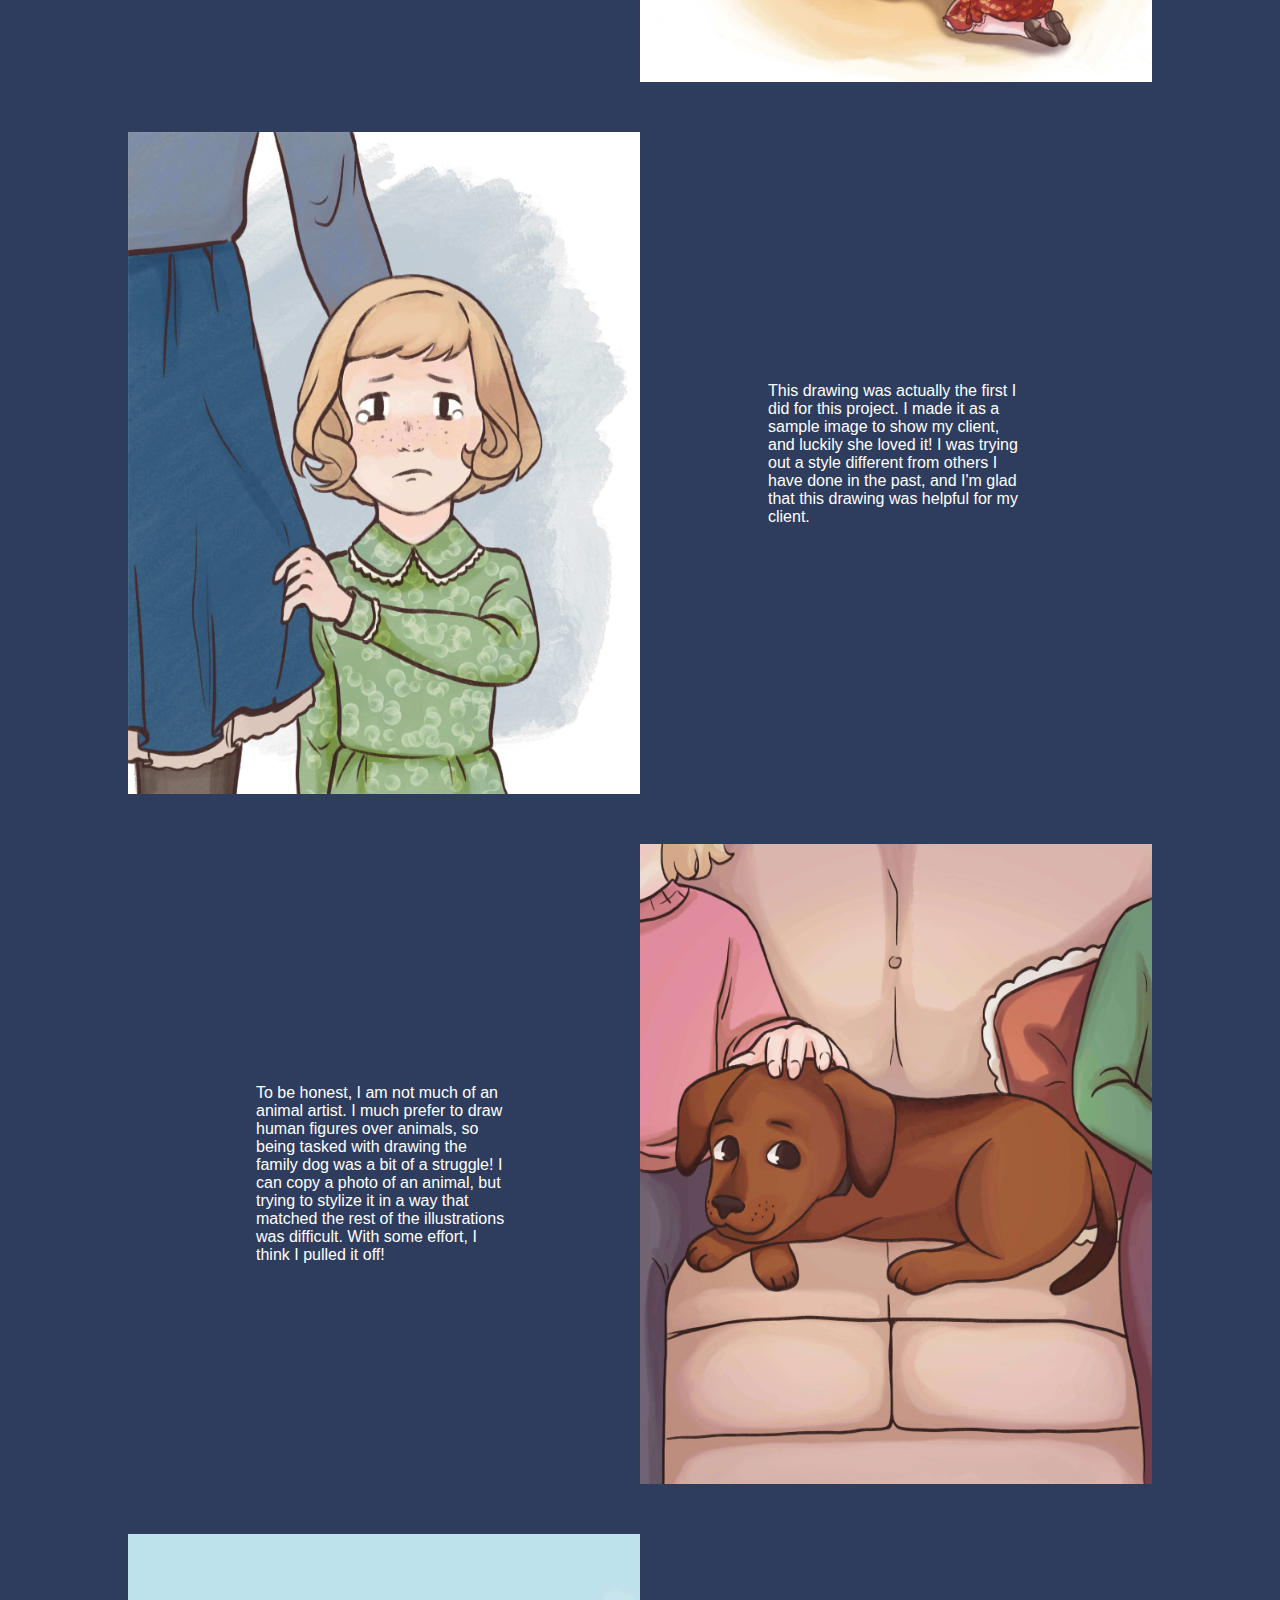
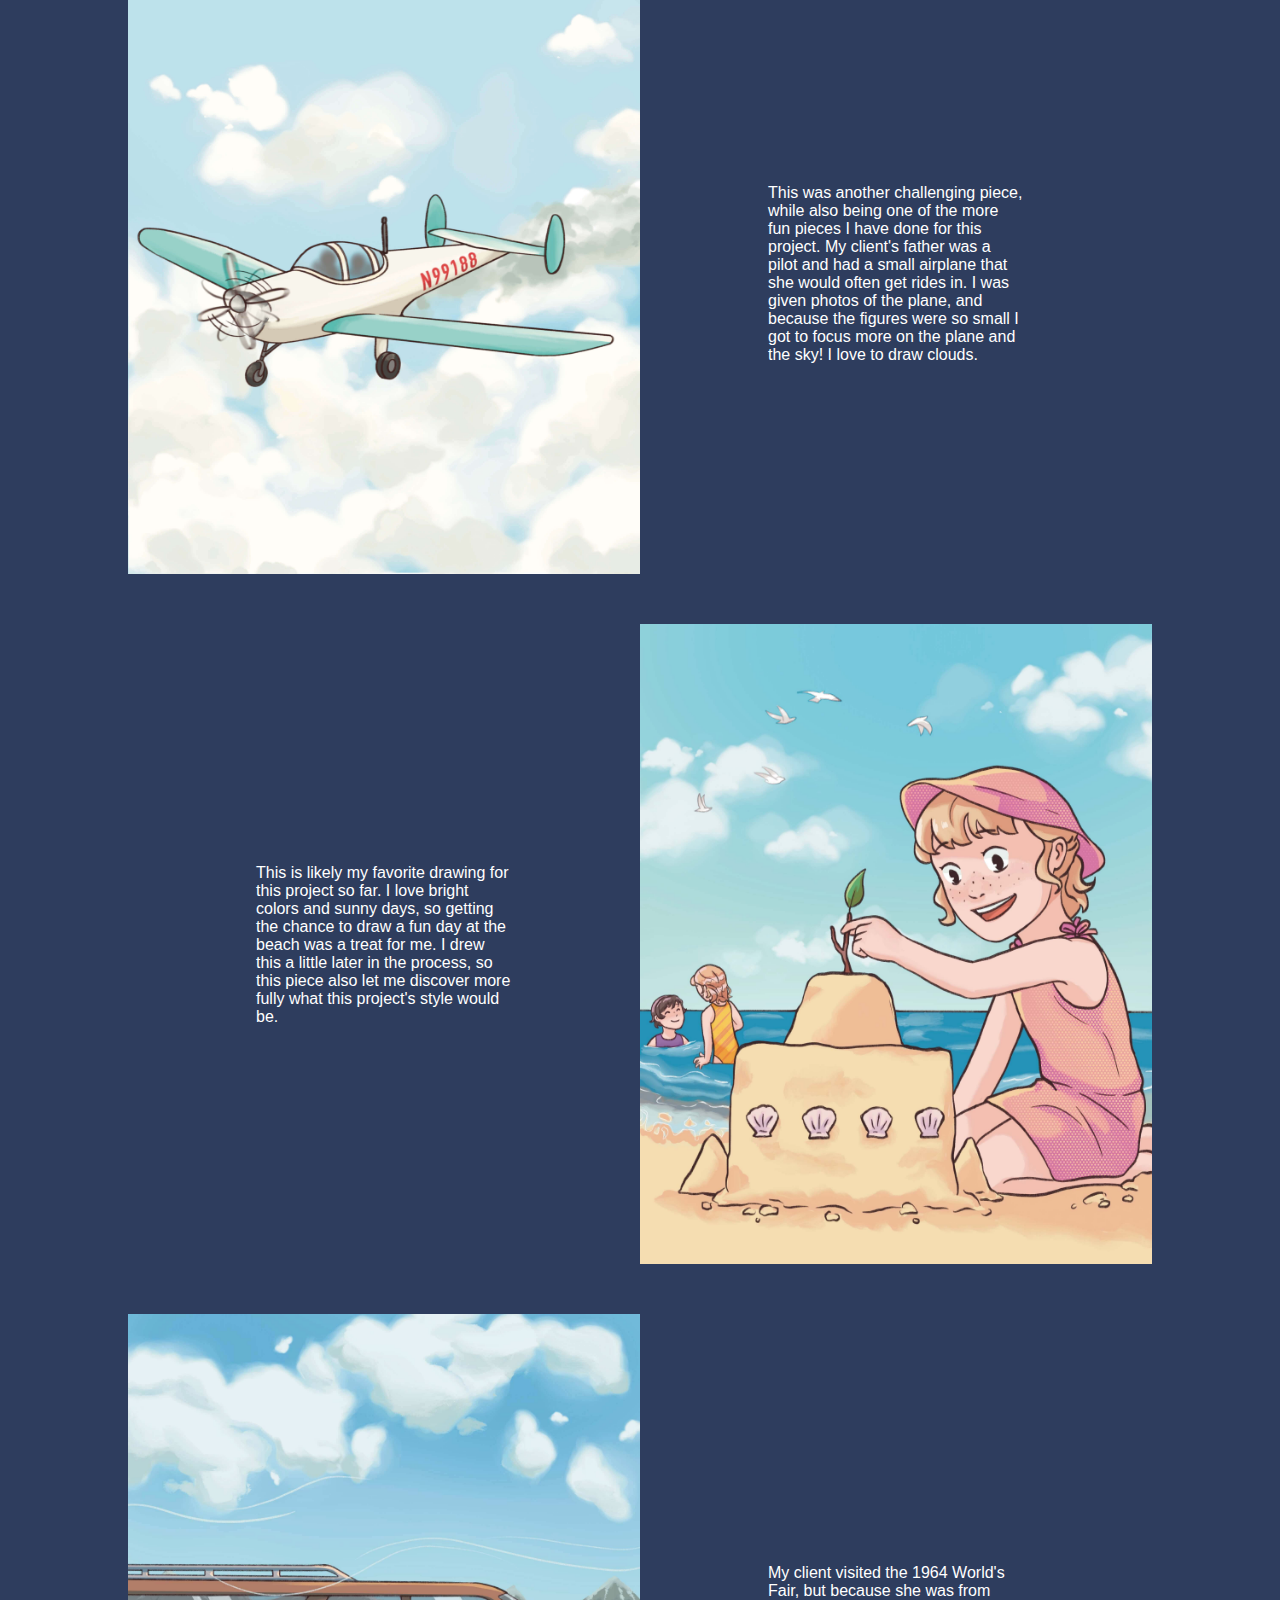
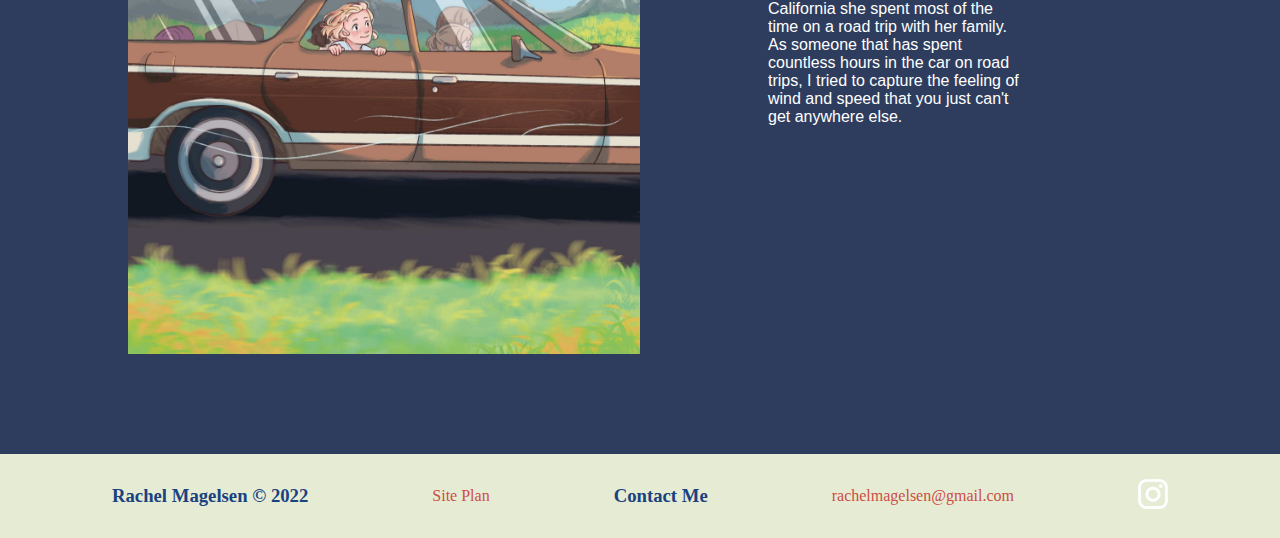
<file: portfolio/page2.html>
<!DOCTYPE html>
<html lang="en">
<head>
    <meta charset="UTF-8">
    <meta http-equiv="X-UA-Compatible" content="IE=edge">
    <meta name="viewport" content="width=device-width, initial-scale=1.0">
    <title>Once There Was A Girl</title>
    <link rel="stylesheet" href="styles/style.css">
</head>
<body>
    <div id="content">
        <header>
            <a id="logolink" href = "./index.html"><img class="logo" src="./images/logosmall.png" alt="Logo"></a>
            <nav>
                <a href="./index.html">Home</a>
                <a href="./page1.html">Project 01</a>
                <a href="./page2.html">Project 02</a>
            </nav>
        </header>
       <main>
            <div class="home-grid">
                <p class="page2p">This page is dedicated to my current book illustration commission project for a woman who wrote a book of stories about her growing up in the 60s. It’s been really nice to read about her life as I’ve worked on this project, and see how it connects to life today. She plans on printing this book and making enough copies to give to her children and grandchildren as gifts, which has motivated me to make my illustrations special for her. Unlike other commission projects I’ve worked on, I have had a lot of freedom in the creative aspects of this project, with little directions from my client. I was provided with example images, but much of the subject matter involves some research, which has been fun! I have been focusing more on bubbly, exciting colors and poses, trying to add a bit of maturity to my illustrations compared to other projects I’ve done.</p>
            </div>
            <div class="home-grid">
                <img class="img-left2" src="./images/OTWAG/Ballerinas.jpg" alt="ballerina">
                <p class="t-right">This drawing shows my client as a young girl dancing in her petticoat. Like my illustrations for I Love You My Boy, I wanted to put more emphasis on the character rather than the background. This project is much different from my usual style, but I love that it gives me the freedom to break the rules of regular anatomy and mobility just a bit.</p>
                <img class="img-right2" src="./images/OTWAG/Digati_Christmas_.jpg" alt="Christmas">
                <p class="t-left">I think that holiday traditions are always so fun to learn about, so I'm glad this drawing gave me the opportunity to learn about Christmas traditions from another time and place. Again, I used a more abstract background to put emphasis on the Christmas tree that was so well described in the story.</p>
                <img class="img-left2" src="./images/OTWAG/First_Day_Of_School.jpg" alt="school">
                <p class="t-right">This drawing was actually the first I did for this project. I made it as a sample image to show my client, and luckily she loved it! I was trying out a style different from others I have done in the past, and I'm glad that this drawing was helpful for my client.</p>
                <img class="img-right2" src="./images/OTWAG/Peanutz_The_Family_Dog.jpg" alt="dog">
                <p class="t-left">To be honest, I am not much of an animal artist. I much prefer to draw human figures over animals, so being tasked with drawing the family dog was a bit of a struggle! I can copy a photo of an animal, but trying to stylize it in a way that matched the rest of the illustrations was difficult. With some effort, I think I pulled it off!</p>
                <img class="img-left2" src="./images/OTWAG/Soaring_high.JPG" alt="soaring">
                <p class="t-right">This was another challenging piece, while also being one of the more fun pieces I have done for this project. My client's father was a pilot and had a small airplane that she would often get rides in. I was given photos of the plane, and because the figures were so small I got to focus more on the plane and the sky! I love to draw clouds.</p>
                <img class="img-right2" src="./images/OTWAG/The_Beach.jpg" alt="beach">
                <p class="t-left">This is likely my favorite drawing for this project so far. I love bright colors and sunny days, so getting the chance to draw a fun day at the beach was a treat for me. I drew this a little later in the process, so this piece also let me discover more fully what this project's style would be.</p>
                <img class="img-left2" src="./images/OTWAG/World_Fair.jpg" alt="fair">
                <p class="t-right">My client visited the 1964 World's Fair, but because she was from California she spent most of the time on a road trip with her family. As someone that has spent countless hours in the car on road trips, I tried to capture the feeling of wind and speed that you just can't get anywhere else.</p>
            </div>
        </main>
        <footer>
            <h3>Rachel Magelsen &copy; 2022</h3>
            <a href="./site-plan.html">Site Plan</a>
            <h3>Contact Me</h3>
            <a href=mailto:>rachelmagelsen@gmail.com</a>
            <div class="footer">
                <a href="https://www.instagram.com/r_e_i_c_h_u/" target="_blank">
                    <img class="socials" src="./images/insta.png" alt="instagram icon">
                </a>
           </div>
        </footer>
    </div>
</body>
</html>
</file>
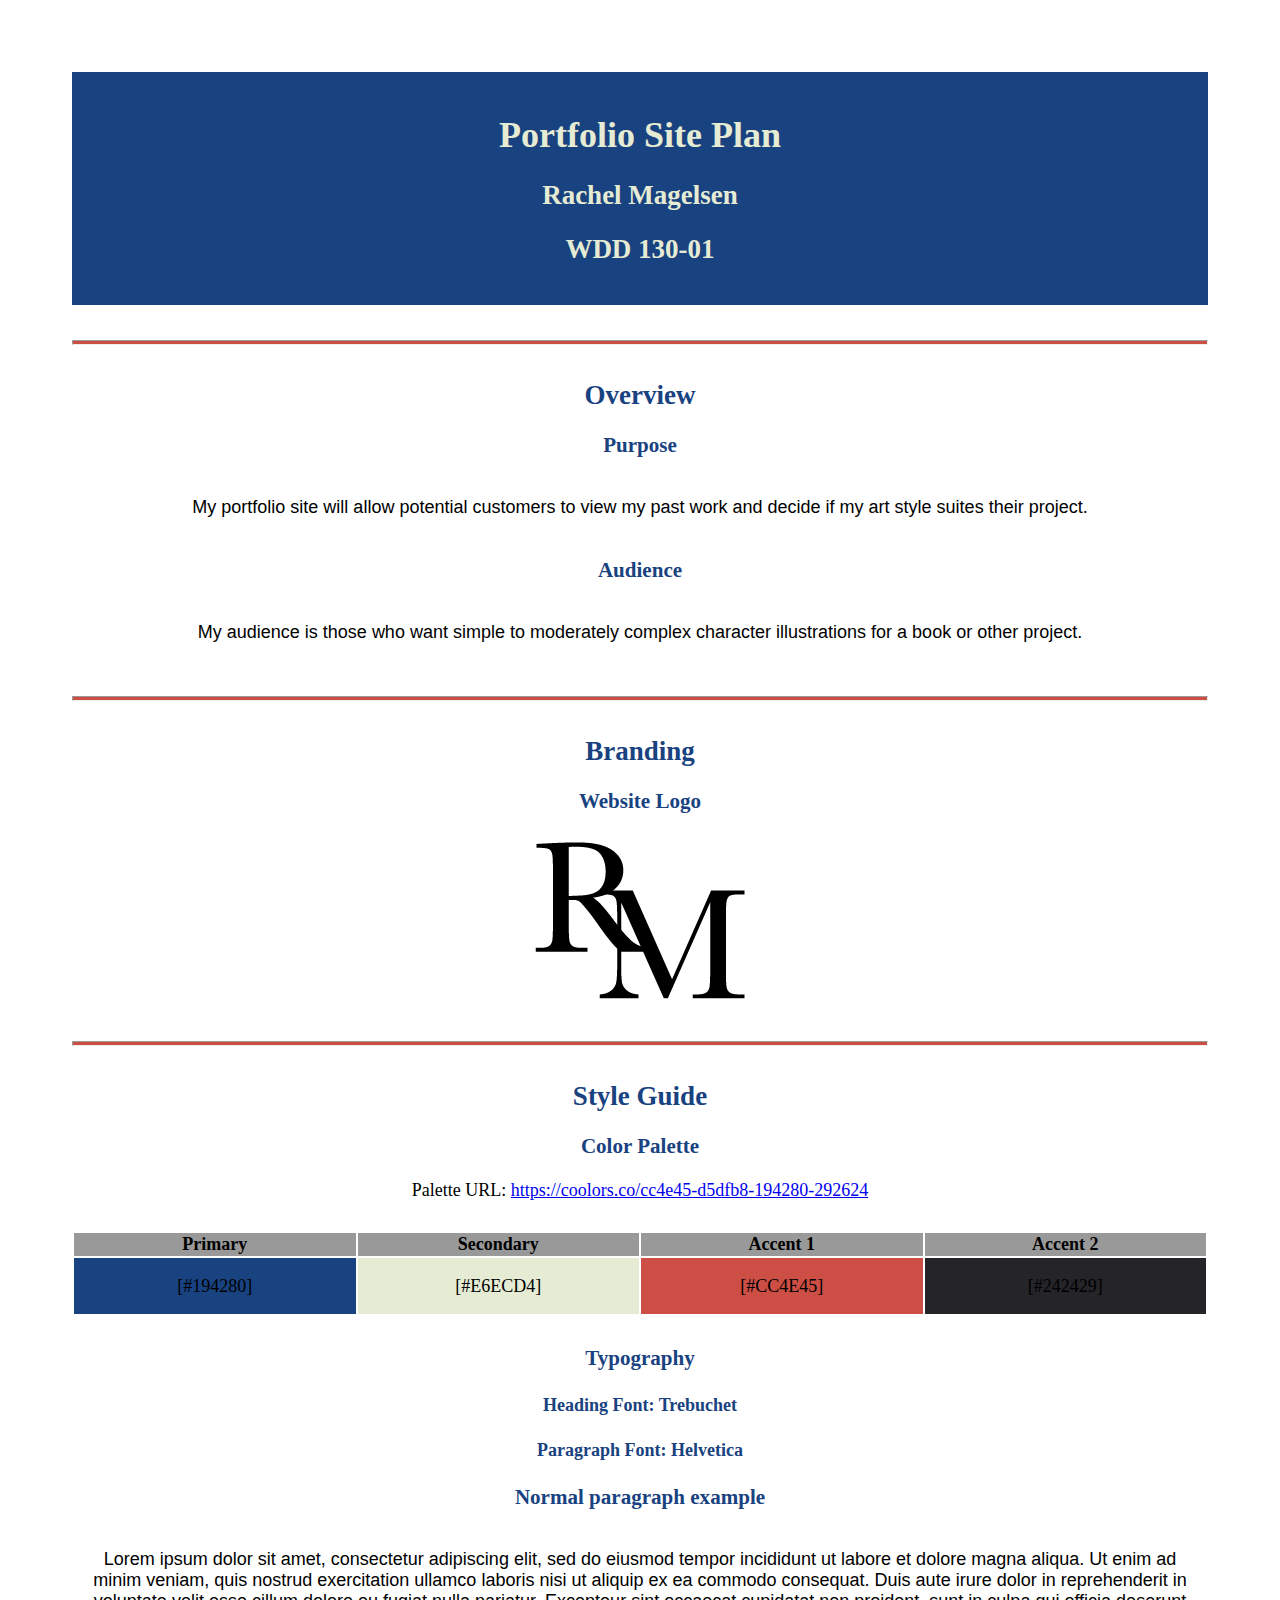
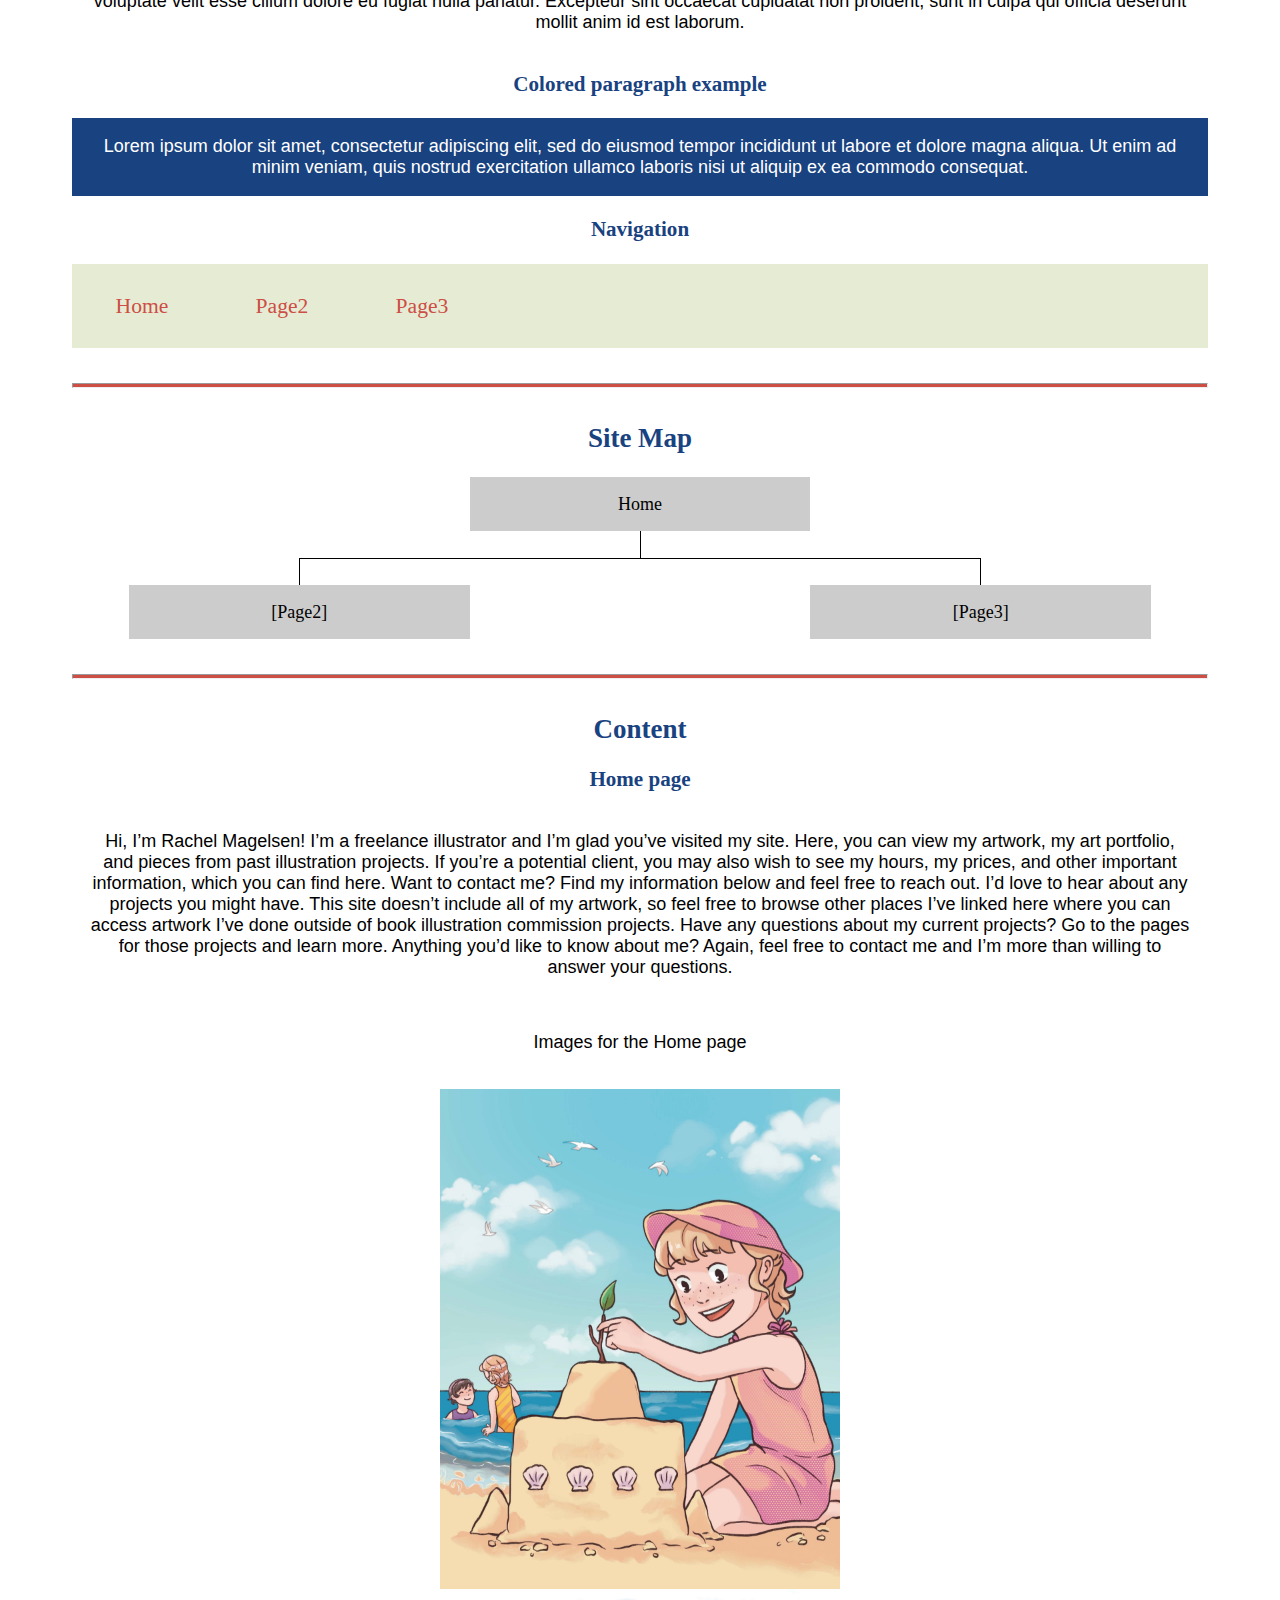
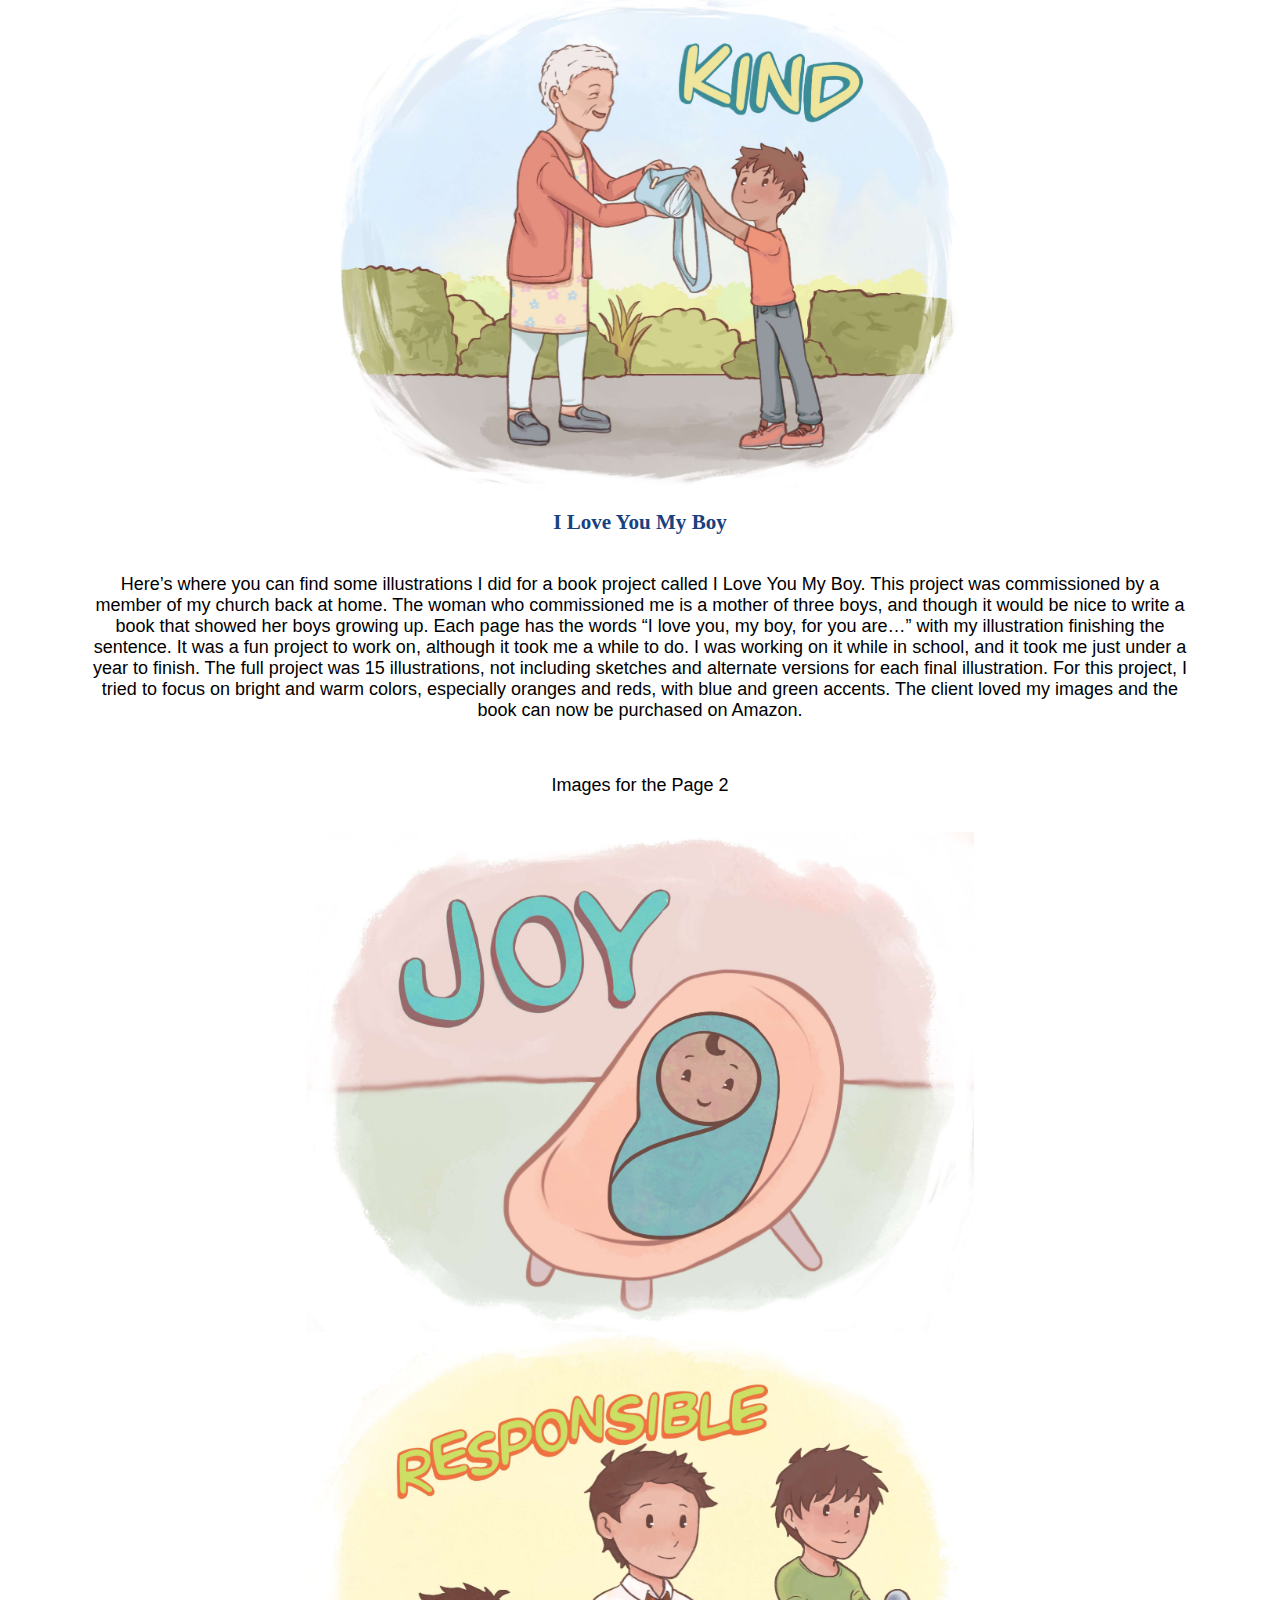
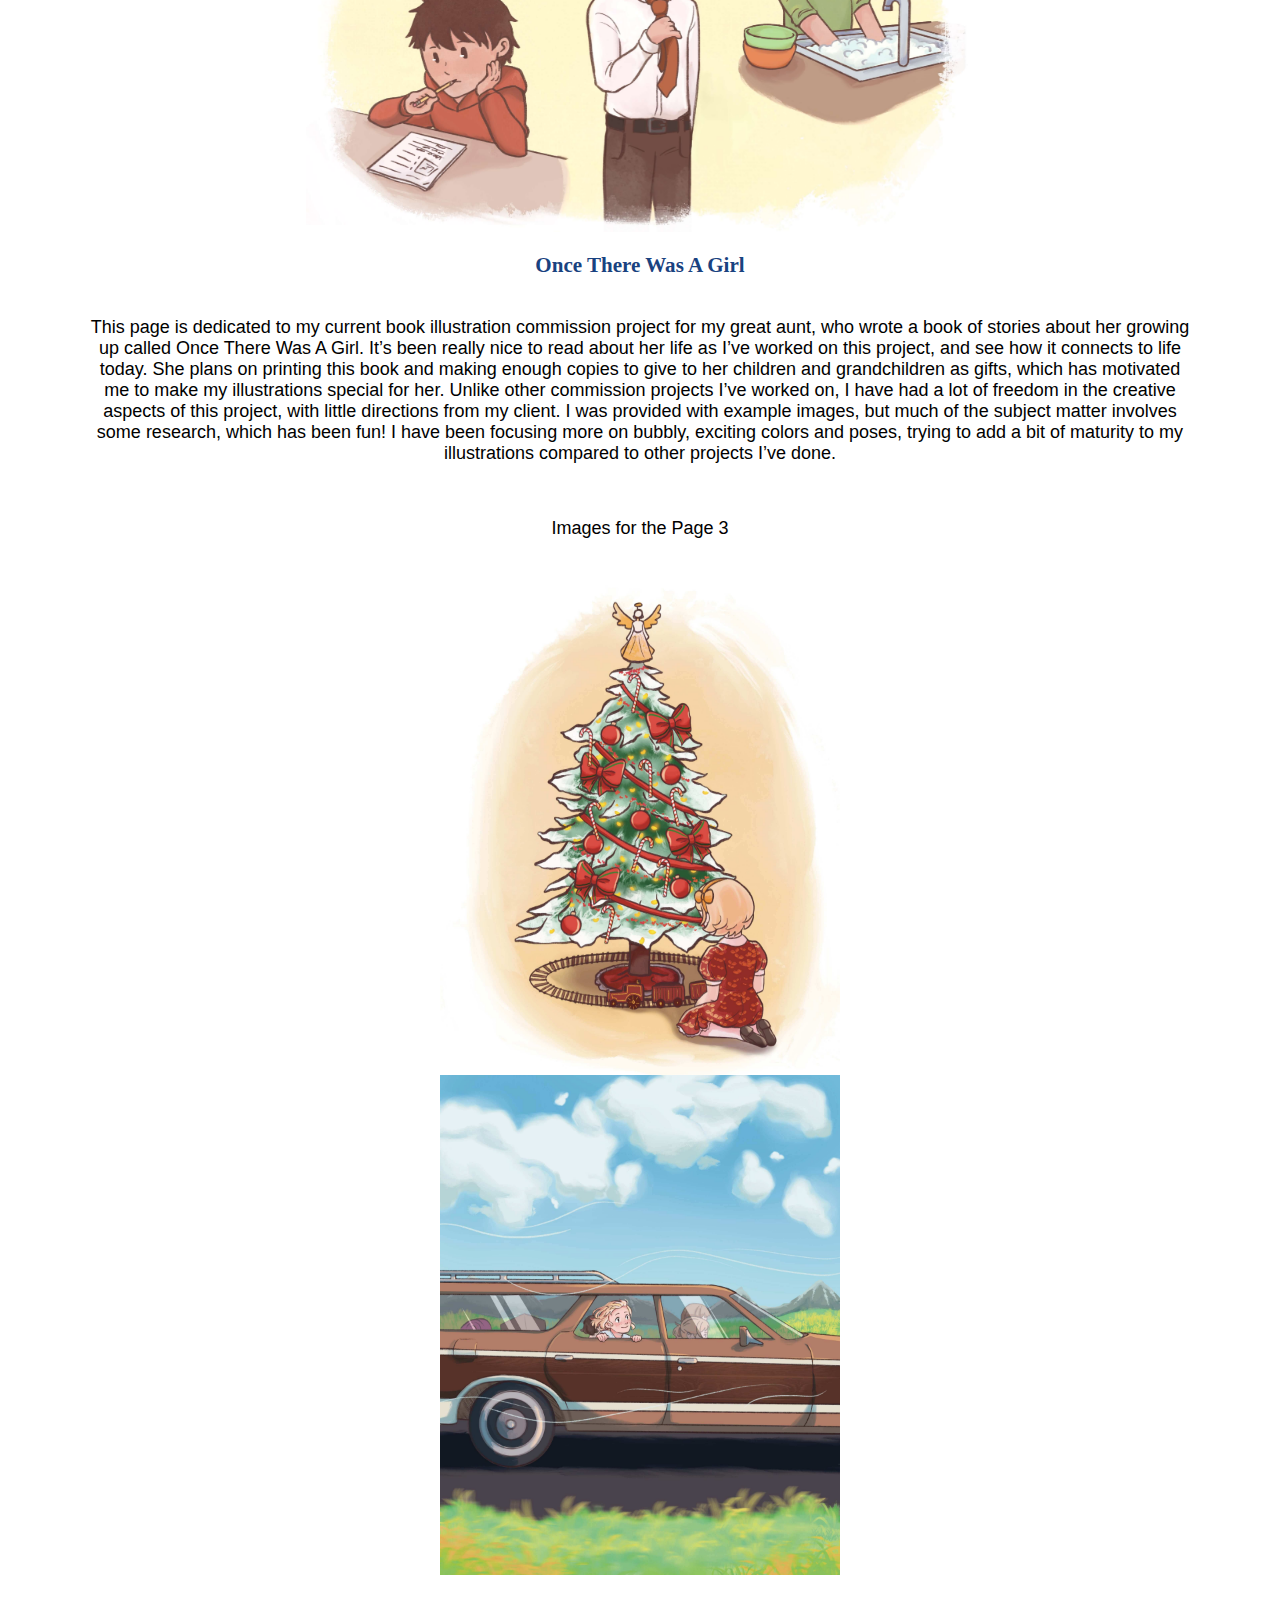
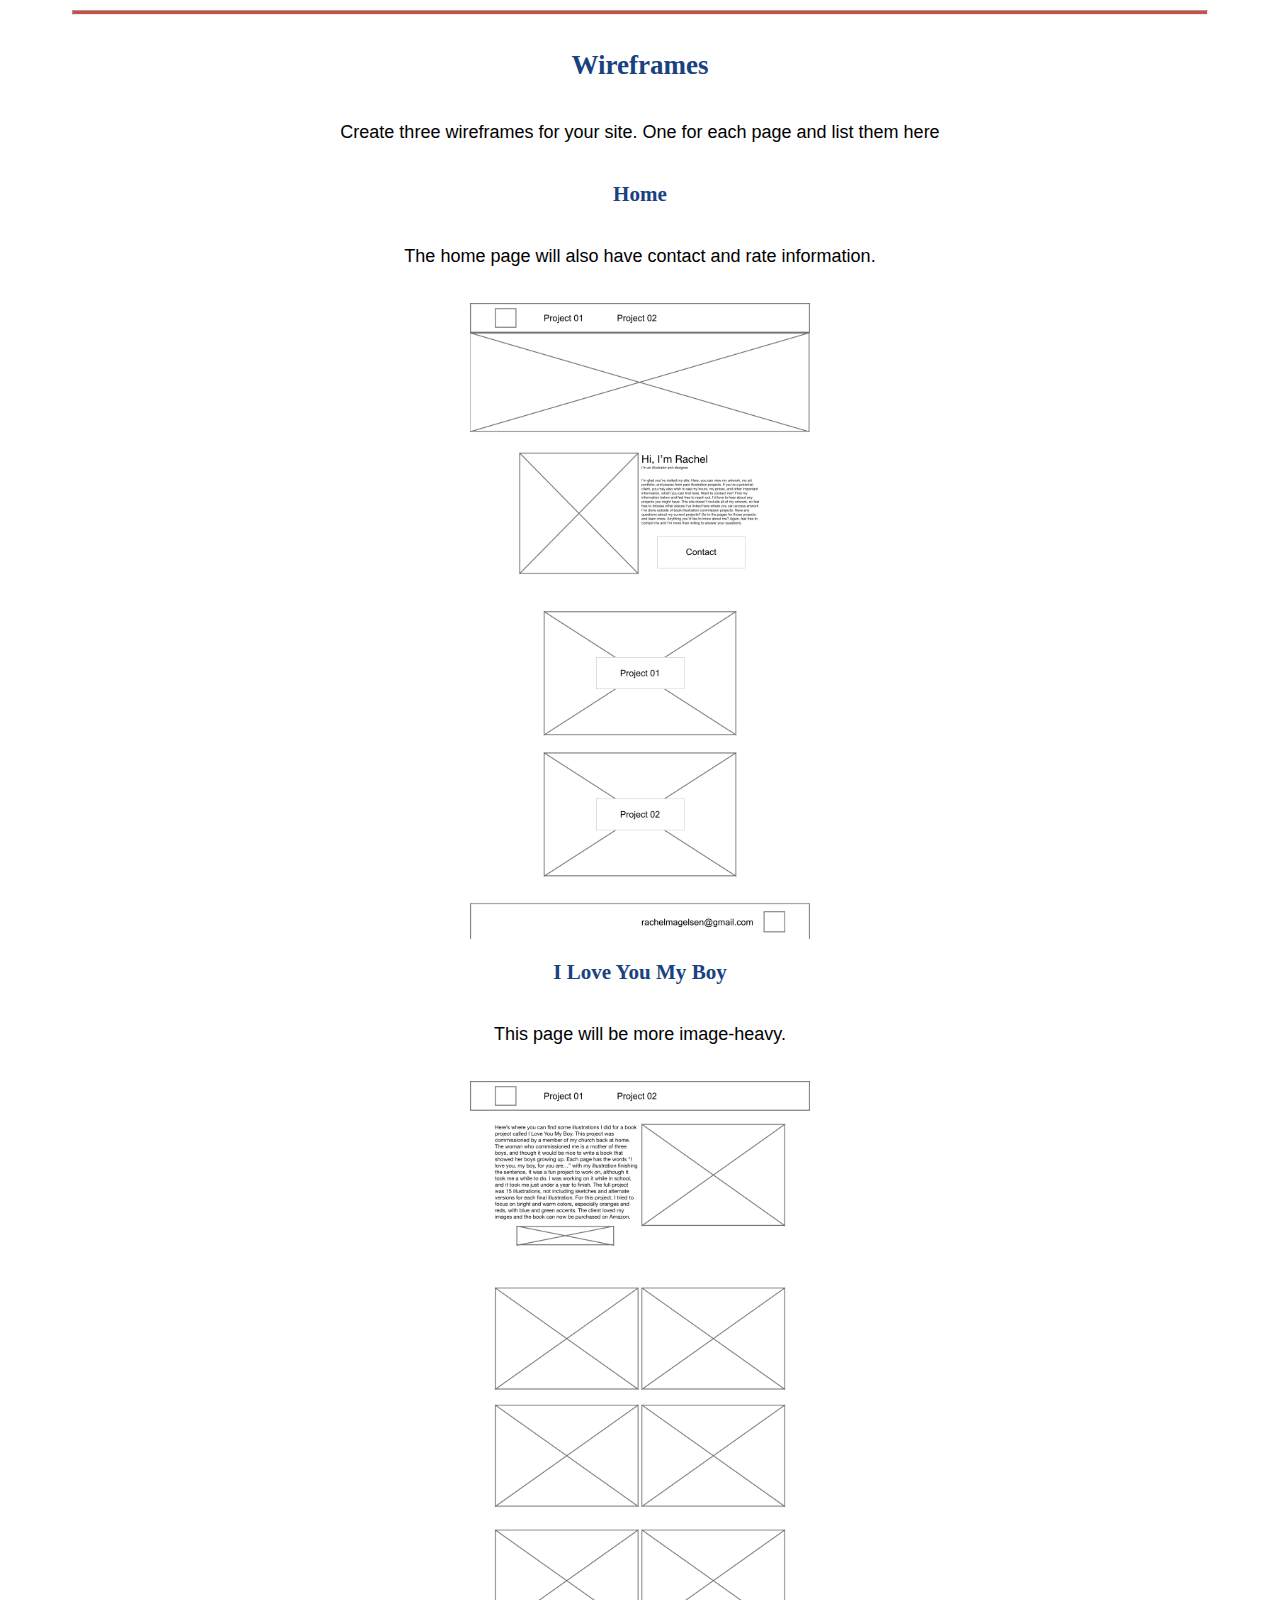
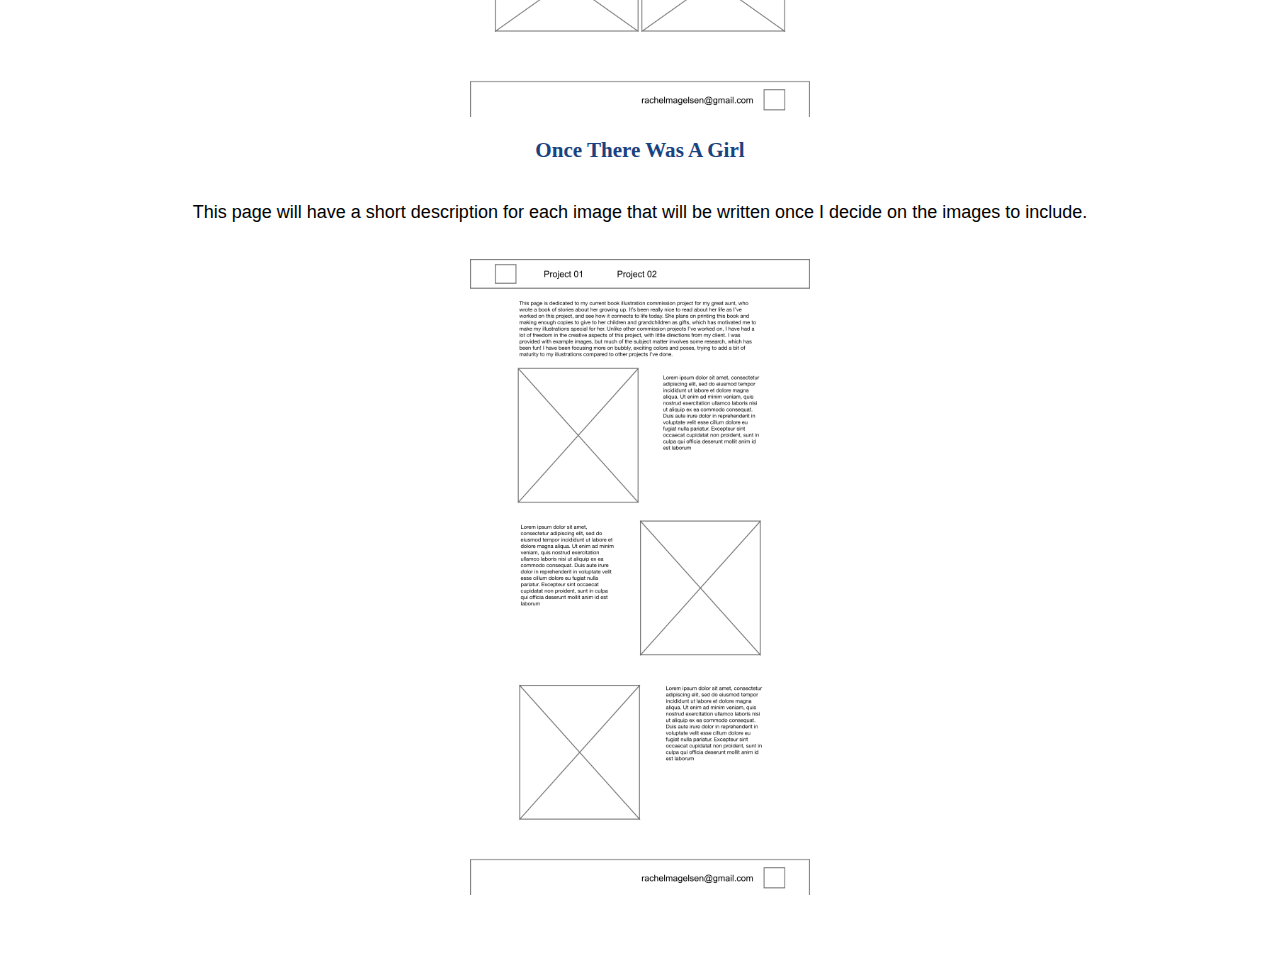
<file: portfolio/site-plan.html>
<!DOCTYPE html>
<html lang="en-us">
    
  <head>
    <meta charset="utf-8">
    <title>Portfolio Site Plan</title>
    <link type="text/css" rel="stylesheet" href="styles/site-plan.css">
  </head>

  <body>
    <header>
      <h1>Portfolio Site Plan</h1>
      <h2>Rachel Magelsen</h2>
      <h2>WDD 130-01</h2>
      <!-- In the header above, add the name or your site, your name and class number. For example if you are in section 3 you would put WDD 130.03 -->
    </header>
    <main>

      <!-- ------------------------Steps 2-3------------------------------ -->
      <hr>
      <h2>Overview</h2>
      <h3>Purpose</h3>
      <p>My portfolio site will allow potential customers to view my past work and decide if my art style suites their project.</p>  <!-- change this -->


      <h3>Audience</h3>
      <p>My audience is those who want simple to moderately complex character illustrations for a book or other project.</p>  <!-- change this -->

      <hr>
      <h2>Branding</h2>
      <h3>Website Logo</h3>
      <!-- Replace this with some sort of logo for your site.  A logo can be as simple as the name of your site in a nice font :) -->
      <img src="images/logosmall.png" alt="Logo image">
      <hr>
      <h2>
        Style Guide
      </h2>

      <!-- ------------------------Steps 4-8------------------------------ -->

      <h3>
        Color Palette
      </h3>
      <!--  The colors you choose for a website are one of the most important decisions you will make. Follow the instructions on the activity in iLearn then return and replace the color codes below with the hex color codes (the 6 digit numbers that show at the bottom of each color) for the colors you have chosen below.  You should have at least 2 colors but do not have to fill in all 4 if you do not need them.  -->

      <!-- Copy and paste the URL to your finished palette below Make sure to paste it into both spots -->
      Palette URL: <a href="https://coolors.co/cc4e45-d5dfb8-194280-292624" target="_blank">https://coolors.co/cc4e45-d5dfb8-194280-292624</a>


      <table class="colors">
        <tr><th>Primary</th><th>Secondary</th><th>Accent 1</th><th>Accent 2</th></tr>
        <!-- Replace the numbers in the boxes below with your hex color codes. Then switch to the site-plan.css file and change your colors there as well. -->
        <tr><td class="primary">[#194280]</td><td class="secondary">[#E6ECD4]</td><td class="accent1">[#CC4E45]</td><td class="accent2">[#242429]</td></tr>
      </table>

      <!-- ------------------------Step 9------------------------------ -->

      <h3>
        Typography
      </h3>
      <!-- Choose a font for your paragraphs (body copy) and headlines. What font(s) have you chosen? Why did you choose what you did?  Make sure to review the list of web safe fonts at W3Schools.org as a starting point.  Think also about which of your colors above you might use for background and font colors. -->

      <h4>
        Heading Font: Trebuchet  <!-- change this -->
      </h4>
      <h4>
        Paragraph Font: Helvetica  <!-- change this -->
      </h4>
      <h3>
        Normal paragraph example
      </h3>
      <p>
        Lorem ipsum dolor sit amet, consectetur adipiscing elit, sed do eiusmod tempor incididunt ut labore et dolore magna aliqua. Ut enim ad minim veniam, quis nostrud exercitation ullamco laboris nisi ut aliquip ex ea commodo consequat. Duis aute irure dolor in reprehenderit in voluptate velit esse cillum dolore eu fugiat nulla pariatur. Excepteur sint occaecat cupidatat non proident, sunt in culpa qui officia deserunt mollit anim id est laborum.
      </p>
      <h3>
        Colored paragraph example
      </h3>
      <p class="colored">
        Lorem ipsum dolor sit amet, consectetur adipiscing elit, sed do eiusmod tempor incididunt ut labore et dolore magna aliqua. Ut enim ad minim veniam, quis nostrud exercitation ullamco laboris nisi ut aliquip ex ea commodo consequat. 
      </p>

      <!-- ------------------------Step 10------------------------------ -->

      <h3>
        Navigation
      </h3>
      <!-- Think about how you want your navigation bar to look. In the site-plan.css file change the colors to your colors to get the look you desire. --> 
      <nav>
        <a href="#">Home</a>
        <a href="#">Page2</a>
        <a href="#">Page3</a>
      </nav>
      <hr>
      <h2>
        Site Map
      </h2>
      <div class="sitemap">
        <div class="sm-home">
          Home
        </div>
        <div class="sm-page2">
          [Page2] <!-- change this -->
        </div>
        <div class="sm-page3">
          [Page3]  <!-- change this -->
        </div>

        <div class="top">
          &nbsp;
        </div>
        <div class="left">
          &nbsp;
        </div>
        <div class="right">
          &nbsp;
        </div>

      </div>

      <!-- --------Content Section -------------- -->
      <hr>
      <h2>
        Content
      </h2>
      <h3>Home page</h3>
      <p>
        Hi, I’m Rachel Magelsen! I’m a freelance illustrator and I’m glad you’ve visited my site. Here, you can view my artwork, my art portfolio, and pieces from past illustration projects. If you’re a potential client, you may also wish to see my hours, my prices, and other important information, which you can find here. Want to contact me? Find my information below and feel free to reach out. I’d love to hear about any projects you might have. This site doesn’t include all of my artwork, so feel free to browse other places I’ve linked here where you can access artwork I’ve done outside of book illustration commission projects. Have any questions about my current projects? Go to the pages for those projects and learn more. Anything you’d like to know about me? Again, feel free to contact me and I’m more than willing to answer your questions.
      </p>
      <p>Images for the Home page</p>
        <img class="image01" src="./images/OTWAG/The_Beach.jpg" alt="Once There Was A Girl example">
        <img class="image01" src="./images/ILYMB/IMG_2367.JPG" alt="I Love You My Boy example">

      </ul>
      <h3>I Love You My Boy</h3>
      <p>
        Here’s where you can find some illustrations I did for a book project called I Love You My Boy. This project was commissioned by a member of my church back at home. The woman who commissioned me is a mother of three boys, and though it would be nice to write a book that showed her boys growing up. Each page has the words “I love you, my boy, for you are…” with my illustration finishing the sentence. It was a fun project to work on, although it took me a while to do. I was working on it while in school, and it took me just under a year to finish. The full project was 15 illustrations, not including sketches and alternate versions for each final illustration. For this project, I tried to focus on bright and warm colors, especially oranges and reds, with blue and green accents. The client loved my images and the book can now be purchased on Amazon.
      </p>
      <p>Images for the Page 2</p>
        <img class="image01" src="./images/ILYMB/IMG_2213.JPG" alt="joy">
        <img class="image01" src="./images/ILYMB/IMG_2529.JPG" alt="responsible">

      </ul>
      <h3>Once There Was A Girl</h3>
      <p>
        This page is dedicated to my current book illustration commission project for my great aunt, who wrote a book of stories about her growing up called Once There Was A Girl. It’s been really nice to read about her life as I’ve worked on this project, and see how it connects to life today. She plans on printing this book and making enough copies to give to her children and grandchildren as gifts, which has motivated me to make my illustrations special for her. Unlike other commission projects I’ve worked on, I have had a lot of freedom in the creative aspects of this project, with little directions from my client. I was provided with example images, but much of the subject matter involves some research, which has been fun! I have been focusing more on bubbly, exciting colors and poses, trying to add a bit of maturity to my illustrations compared to other projects I’ve done.
      </p>
      <p>Images for the Page 3</p>
        <img class="image01" src="./images/OTWAG/Digati_Christmas_.jpg" alt="Christmas">
        <img class="image01" src="./images/OTWAG/World_Fair.jpg" alt="roadtrip">

      </ul>
      <hr>
      <h2>
        Wireframes
      </h2>
      <p>
        Create three wireframes for your site. One for each page and list them here</p>

      <h3>Home</h3>
      <p>         
        The home page will also have contact and rate information.
      </p>
      <img width=30% src="./images/Home.jpg" alt="home page wireframe">

      <h3>I Love You My Boy</h3>
      <p>         
        This page will be more image-heavy.
      </p>
      <img width=30% src="./images/Page1.jpg" alt="page 2 wireframe">

      <h3>Once There Was A Girl</h3>
      <p>         
        This page will have a short description for each image that will be written once I decide on the images to include.
      </p>
      <img width=30% src="./images/Page2.jpg" alt="page 3 wireframe">
    </main>
  </body>

</html>
</file>
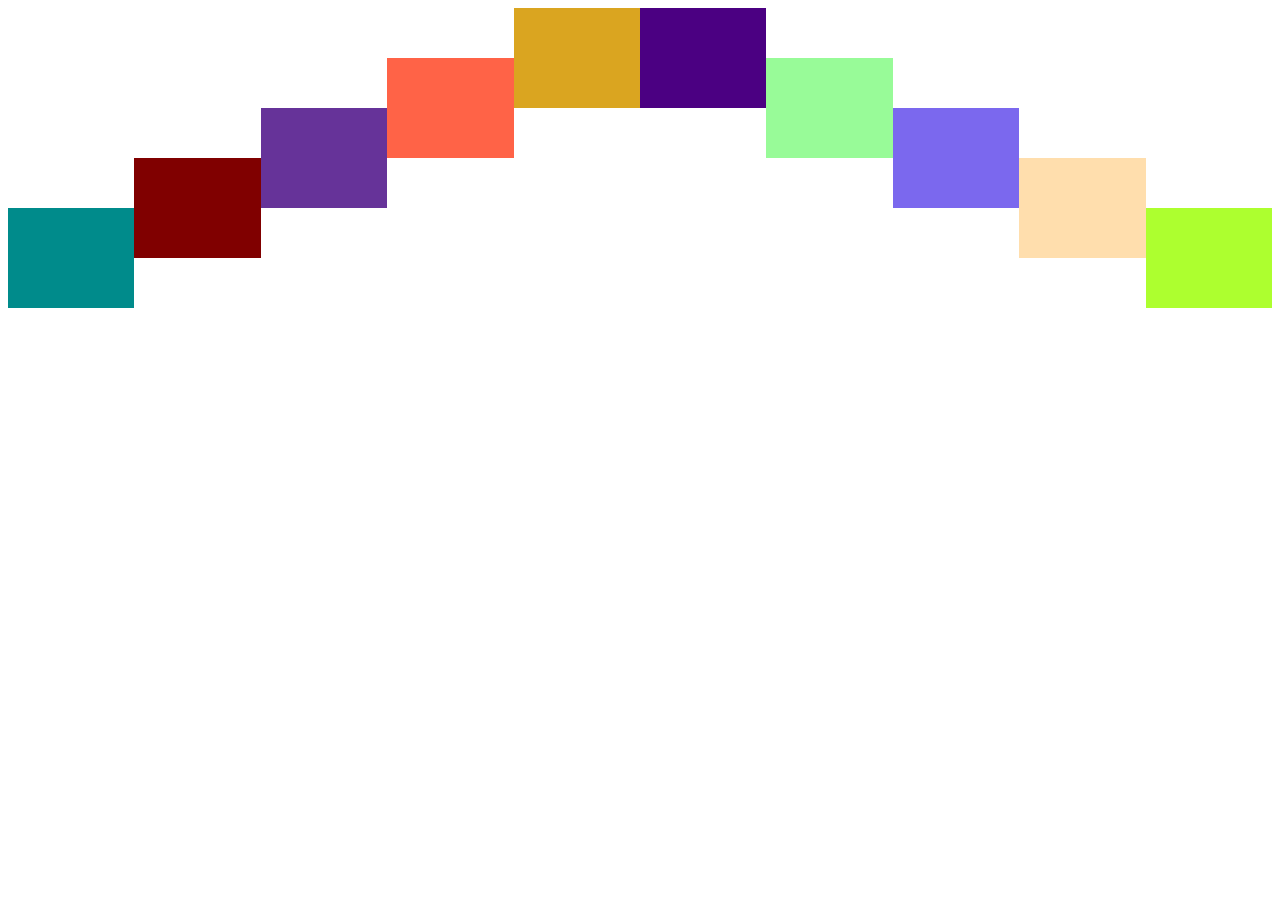
<file: w07/main.html>
<!DOCTYPE html>
<html lang="en">
<head>
    <meta charset="UTF-8">
    <meta http-equiv="X-UA-Compatible" content="IE=edge">
    <meta name="viewport" content="width=device-width, initial-scale=1.0">
    <title>w07 activity</title>
    <link rel="stylesheet" href="styles.css">
</head>
<body>
    <div id="grid">
        <div class="one"></div>
        <div class="two"></div>
        <div class="three"></div>
        <div class="four"></div>
        <div class="five"></div>
        <div class="six"></div>
        <div class="seven"></div>
        <div class="eight"></div>
        <div class="nine"></div>
        <div class="ten"></div>
      </div>
</body>
</html>
</file>
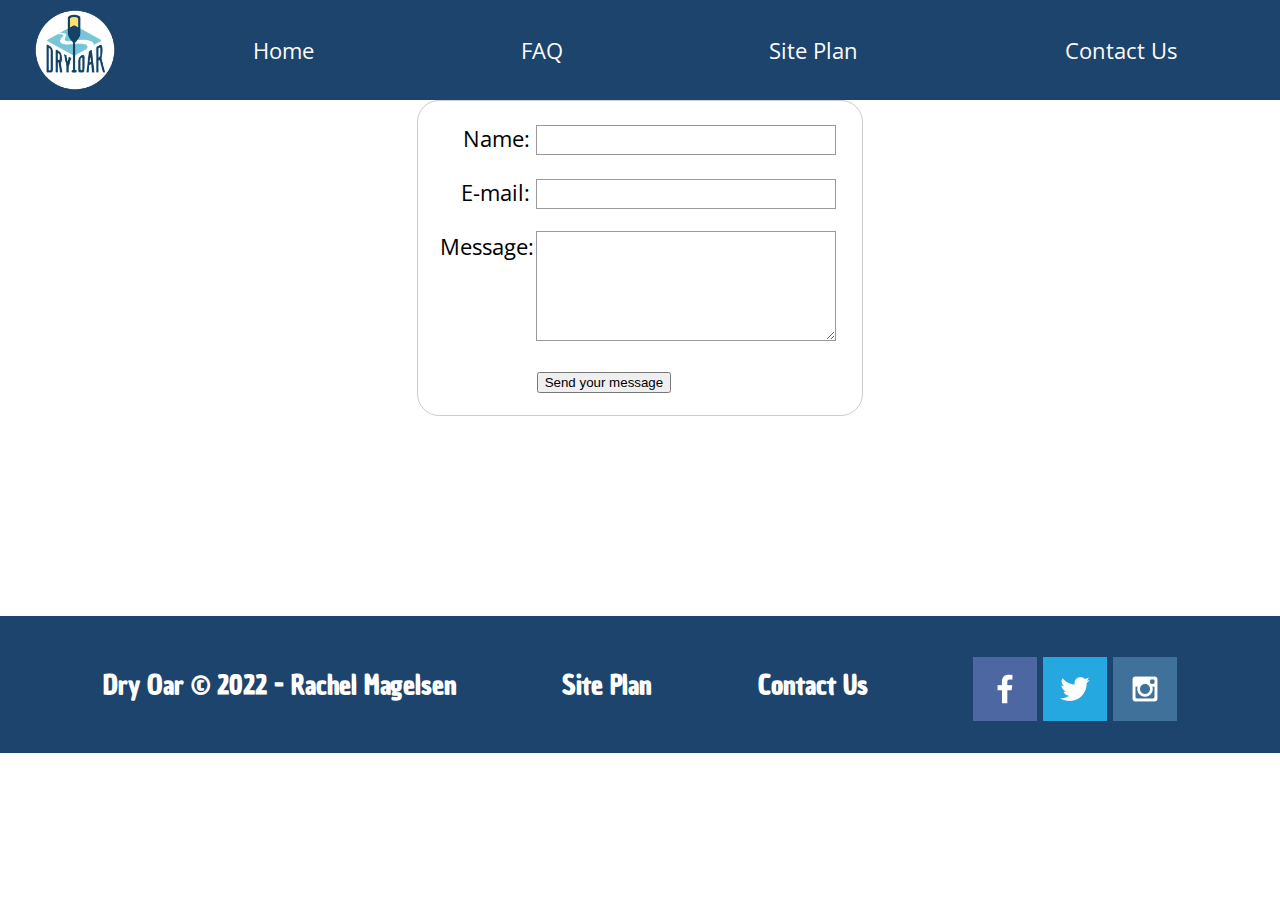
<file: wrr/contactus.html>
<!DOCTYPE html>
<html lang="en">
<head>
    <meta charset="UTF-8">
    <meta http-equiv="X-UA-Compatible" content="IE=edge">
    <meta name="viewport" content="width=device-width, initial-scale=1.0">
    <title>Contact Us</title>
    <link rel="stylesheet" href="./styles/styles.css">
    <style>form {
        /* Center the form on the page */
        margin: 0 auto;
        width: 400px;
        /* Form outline */
        padding: 1em;
        border: 1px solid #CCC;
        border-radius: 1em;
      }
      
      ul {
        list-style: none;
        padding: 0;
        margin: 0;
      }
      
      form li + li {
        margin-top: 1em;
      }
      
      label {
        /* Uniform size & alignment */
        display: inline-block;
        width: 90px;
        text-align: right;
      }
      
      input,
      textarea {
        /* To make sure that all text fields have the same font settings
           By default, textareas have a monospace font */
        font: 1em sans-serif;
      
        /* Uniform text field size */
        width: 300px;
        box-sizing: border-box;
      
        /* Match form field borders */
        border: 1px solid #999;
      }
      
      input:focus,
      textarea:focus {
        /* Additional highlight for focused elements */
        border-color: #000;
      }
      
      textarea {
        /* Align multiline text fields with their labels */
        vertical-align: top;
      
        /* Provide space to type some text */
        height: 5em;
      }
      
      .button {
        /* Align buttons with the text fields */
        padding-left: 90px; /* same size as the label elements */
      }
      
      button {
        /* This extra margin represent roughly the same space as the space
           between the labels and their text fields */
        margin-left: .5em;
      }
      #feedback {
        background-color: antiquewhite;
        position: absolute;
        top: 0;
        left: 0;
        right: 0;
        padding: .5em;
        /* make this element invisible until we are ready for it */
    display: none;       
}
.moveDown {
    margin-top: 3em;
}
      </style>
</head>
<body>
    <div id="content">
        <header>
            <a id="logolink" href = "index.html"><img class="logo" src="./images/logo.png" alt="Dry Oar Logo"></a>
            <nav>
                <a href="index.html">Home</a>
                <a href="faq.html">FAQ</a>
                <a href="./site-plan-rafting.html">Site Plan</a>
                <a href="#">Contact Us</a>
            </nav>
        </header>
       <main>
        <div id="feedback"></div>
        <form action="/my-handling-form-page" method="post">
            <ul>
             <li>
               <label for="name">Name:</label>
               <input type="text" id="name" name="user_name">
             </li>
             <li>
               <label for="mail">E-mail:</label>
               <input type="email" id="mail" name="user_email">
             </li>
             <li>
               <label for="msg">Message:</label>
               <textarea id="msg" name="user_message"></textarea>
             </li>
             <li class="button">
                <button type="submit">Send your message</button>
                </li>
            </ul>
           </form>
       </main>
        <footer>
            <h3>Dry Oar &copy; 2022 - Rachel Magelsen</h3>
            <h3><a href="site-plan-rafting.html">Site Plan</a></h3>
            <h3><a href="contactus.html">Contact Us</a></h3>
            <div class="social">
                <a href="https://facebook.com" target="_blank">
                    <img src="./images/facebook.png" alt="fb icon">
                </a>
                <a href="https://twitter.com" target="_blank">
                    <img src="./images/twitter.png" alt="twitter icon">
                </a>
                <a href="https://instagram.com" target="_blank">
                    <img src="./images/instagram.png" alt="instagram icon">
                </a>
           </div>
        </footer>
    </div>
    <script>
        // get the feedback div element so we can do something with it.
        const feedbackElement = document.getElementById('feedback');
        // get the form so we can read what was entered in it.
        const formElement = document.forms[0];
        // add a 'listener' to wait for a submission of our form. When that happens run the code below.
        formElement.addEventListener('submit', function(e) {
            // stop the form from doing the default action.
            e.preventDefault();
            // set the contents of our feedback element to a message letting the user know the form was submitted successfully. Notice that we pull the name that was entered in the form to personalize the message!
            feedbackElement.innerHTML = 'Hello '+ formElement.user_name.value +'! Thank you for your message. We will get back with you as soon as possible!';
            // make the feedback element visible.
            feedbackElement.style.display = "block";
            // add a class to move everything down so our message doesn't cover it.
            document.body.classList.toggle('moveDown');
        });
    </script>
</body>
</html>
</file>
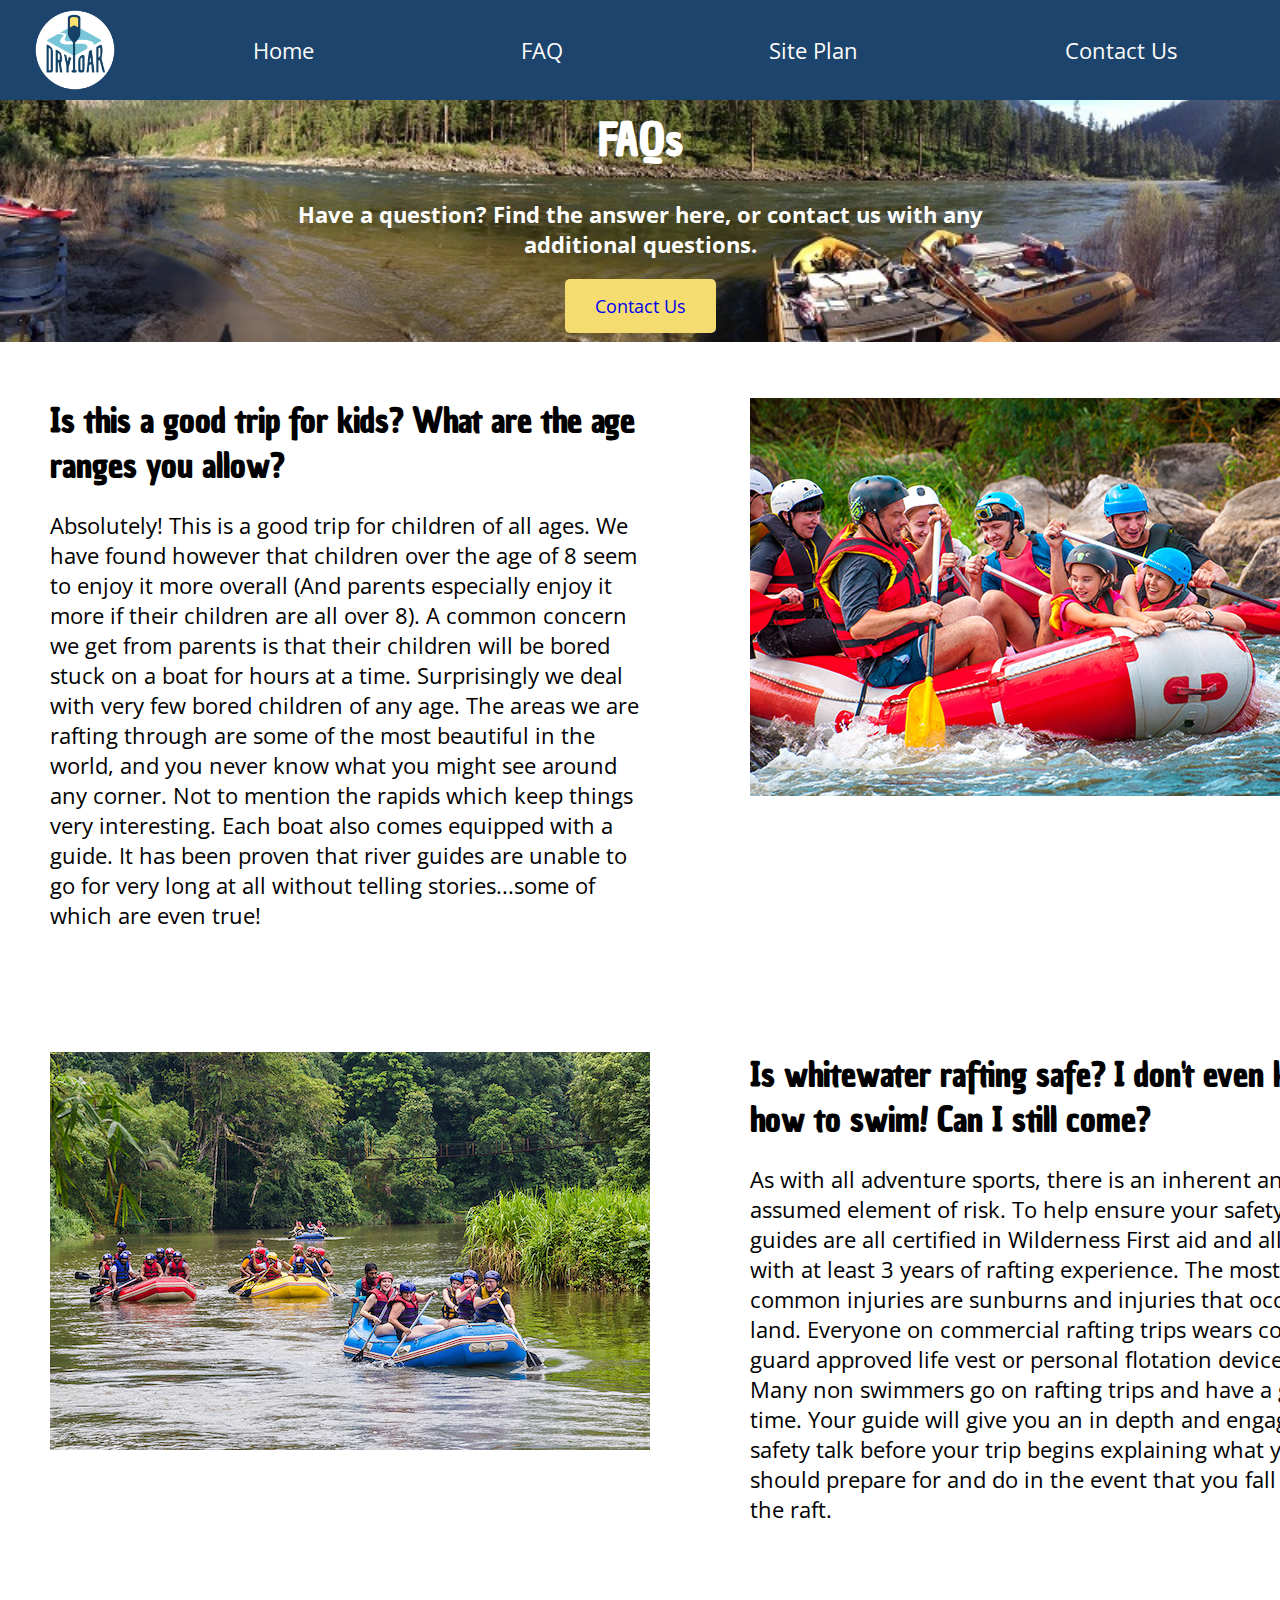
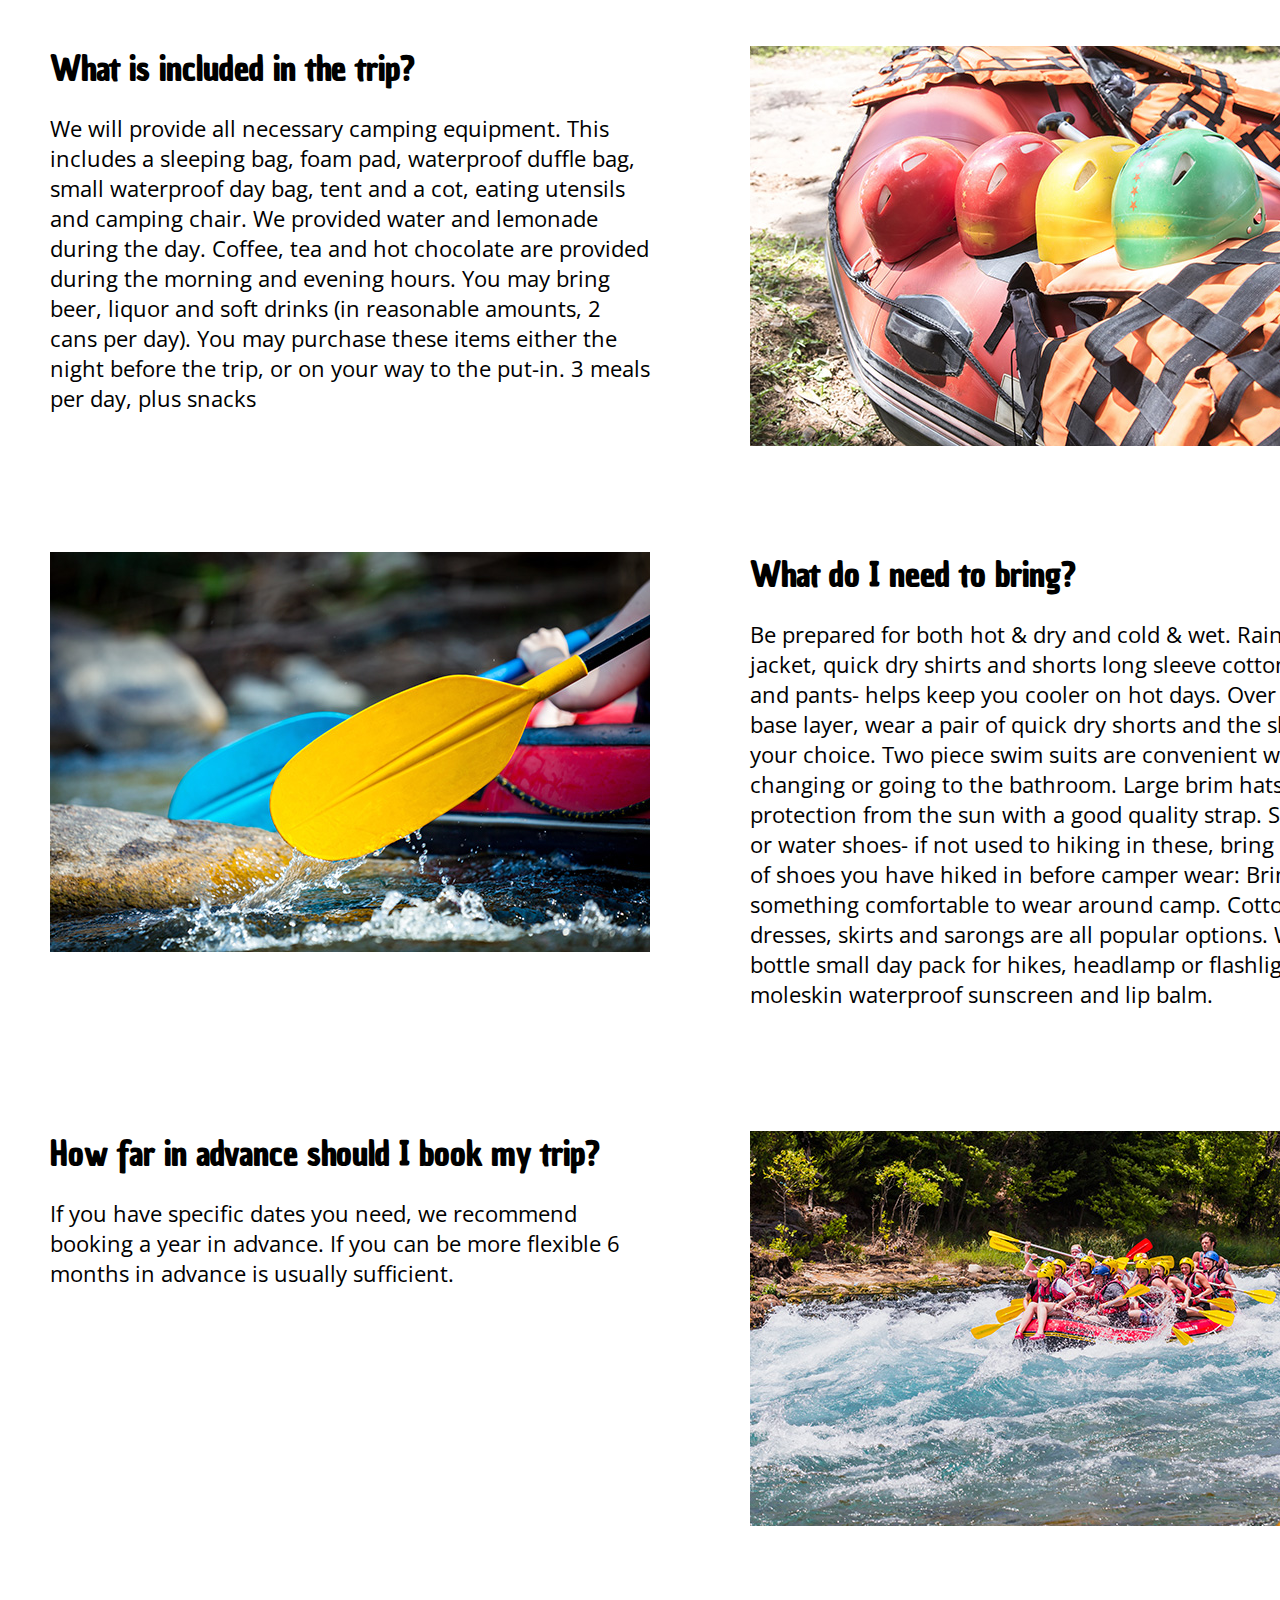
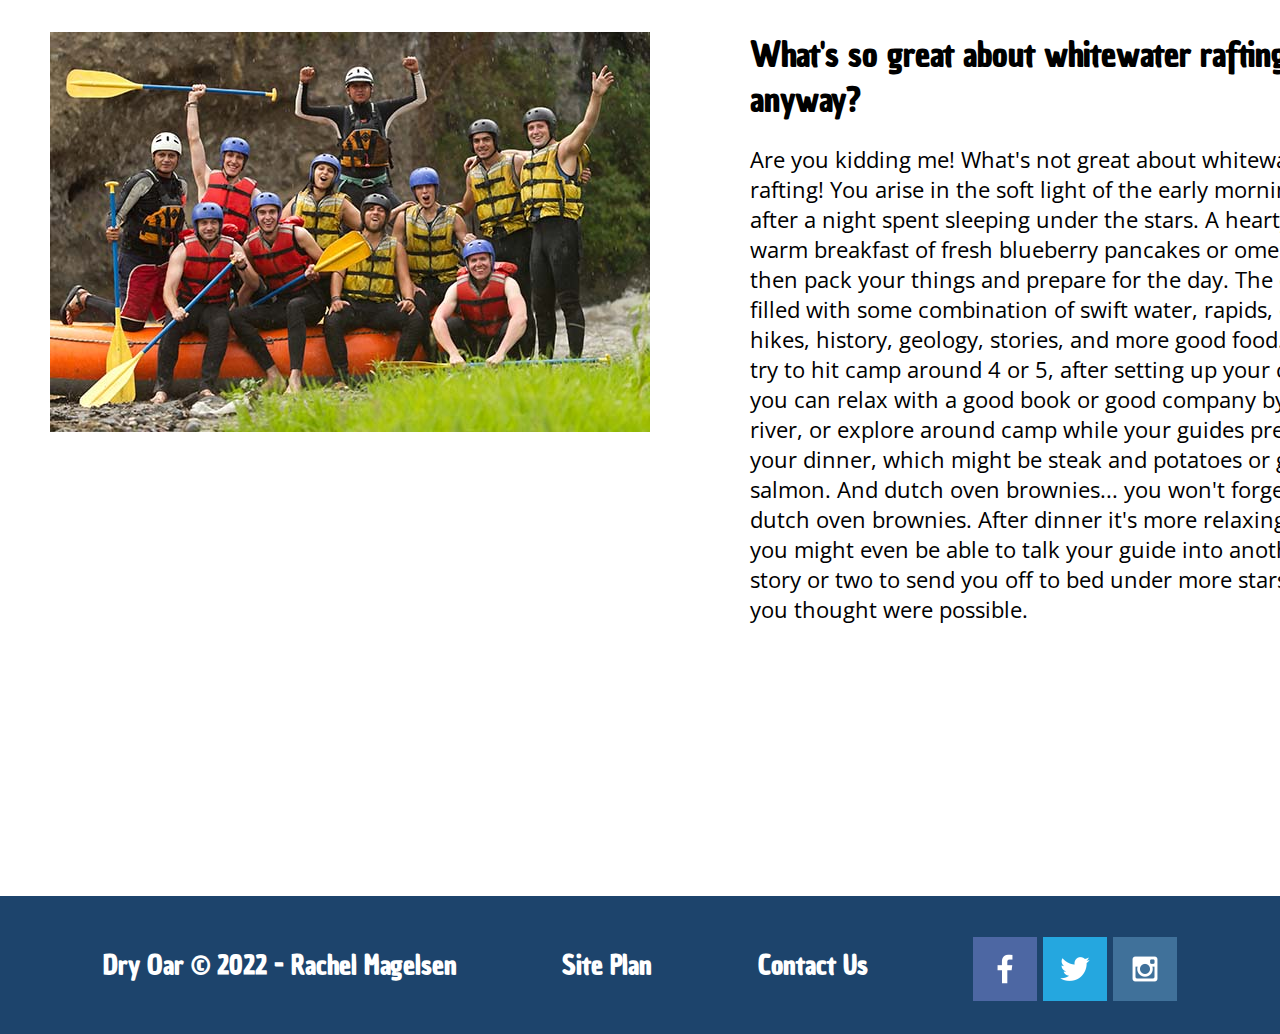
<file: wrr/faq.html>
<!DOCTYPE html>
<html lang="en">
<head>
    <meta charset="UTF-8">
    <meta http-equiv="X-UA-Compatible" content="IE=edge">
    <meta name="viewport" content="width=device-width, initial-scale=1.0">
    <title>Whitewater Rafting Vacations | Dry Oar Boating | FAQ</title>
    <link rel="stylesheet" href="./styles/styles.css">
</head>
<body>
    <div id="content">
        <header>
            <a id="logolink" href = "index.html"><img class="logo" src="./images/logo.png" alt="Dry Oar Logo"></a>
            <nav>
                <a href="index.html">Home</a>
                <a href="faq.html">FAQ</a>
                <a href="./site-plan-rafting.html">Site Plan</a>
                <a href="#">Contact Us</a>
            </nav>
        </header>
        <div id="hero">
            <div id="hero-box">
                <img id="hero-img" src="./images/river-wide.jpeg" alt="panorama river">
            </div>
                <section id="hero-msg">
                    <h1 class="home-title">FAQs</h1>
                    <h4>Have a question? Find the answer here, or contact us with any additional questions.</h4>
                    <div class="button-box">
                        <a class="book" href="rates.html">Contact Us</a>
                    </div>
                </section>
        </div>
        <div class="faq-grid">
            <section class="q-left">
                <h2>Is this a good trip for kids? What are the age ranges you allow?</h2>
                <p>Absolutely! This is a good trip for children of all ages. We have found however that children over the age of 8 seem to enjoy it more overall (And parents especially enjoy it more if their children are all over 8). A common concern we get from parents is that their children will be bored stuck on a boat for hours at a time. Surprisingly we deal with very few bored children of any age. The areas we are rafting through are some of the most beautiful in the world, and you never know what you might see around any corner. Not to mention the rapids which keep things very interesting. Each boat also comes equipped with a guide. It has been proven that river guides are unable to go for very long at all without telling stories...some of which are even true!</p>
            </section>
            <section class="q-right">
               <img src="./images/kids.jpeg" alt="kids rafting">
            </section>
            <section class="q-left-img">
                <img src="./images/swimming.jpeg" alt="safety">
             </section>
            <section class="q-right">
                <h2>Is whitewater rafting safe? I don't even know how to swim! Can I still come?</h2>
                <p>As with all adventure sports, there is an inherent and assumed element of risk. To help ensure your safety, our guides are all certified in Wilderness First aid and all start with at least 3 years of rafting experience. The most common injuries are sunburns and injuries that occur on land.
                    Everyone on commercial rafting trips wears coast guard approved life vest or personal flotation device (PFD). Many non swimmers go on rafting trips and have a great time. Your guide will give you an in depth and engaging safety talk before your trip begins explaining what you should prepare for and do in the event that you fall out of the raft.</p>
            </section>
            <section class="q-left">
                <h2>What is included in the trip?</h2>
                <p>We will provide all necessary camping equipment. This includes a sleeping bag, foam pad, waterproof duffle bag, small waterproof day bag, tent and a cot, eating utensils and camping chair.
                    We provided water and lemonade during the day. Coffee, tea and hot chocolate are provided during the morning and evening hours. You may bring beer, liquor and soft drinks (in reasonable amounts, 2 cans per day). You may purchase these items either the night before the trip, or on your way to the put-in. 3 meals per day, plus snacks</p>
            </section>
            <section class="q-right">
               <img src="./images/equipment.jpeg" alt="stuff">
            </section>
            <section class="q-left">
                <img src="./images/rafting20_600.jpeg" alt="oars">
            </section>
            <section class="q-right">
                <h2>What do I need to bring?</h2>
                <p>Be prepared for both hot & dry and cold & wet. Rain jacket, quick dry shirts and shorts long sleeve cotton shirt and pants- helps keep you cooler on hot days. Over the base layer, wear a pair of quick dry shorts and the shirt of your choice. Two piece swim suits are convenient when changing or going to the bathroom. Large brim hats offers protection from the sun with a good quality strap. Sandals or water shoes- if not used to hiking in these, bring a pair of shoes you have hiked in before camper wear: Bring something comfortable to wear around camp. Cotton dresses, skirts and sarongs are all popular options. Water bottle small day pack for hikes, headlamp or flashlight, moleskin waterproof sunscreen and lip balm.</p>
            </section>
            <section class="q-left">
                <h2>How far in advance should I book my trip?</h2>
                <p>If you have specific dates you need, we recommend booking a year in advance. If you can be more flexible 6 months in advance is usually sufficient.</p>
            </section>
            <section class="q-right">
               <img src="./images/rafting33_600.jpeg" alt="white water">
            </section>
            <section class="q-left-img">
                <img src="./images/yay.jpeg" alt="yay">
             </section>
            <section class="q-right">
                <h2>What's so great about whitewater rafting anyway?</h2>
                <p>Are you kidding me! What's not great about whitewater rafting! You arise in the soft light of the early morning after a night spent sleeping under the stars. A hearty warm breakfast of fresh blueberry pancakes or omelets, then pack your things and prepare for the day. The day is filled with some combination of swift water, rapids, calms, hikes, history, geology, stories, and more good food. We try to hit camp around 4 or 5, after setting up your cot you can relax with a good book or good company by the river, or explore around camp while your guides prepare your dinner, which might be steak and potatoes or grilled salmon. And dutch oven brownies... you won't forget the dutch oven brownies. After dinner it's more relaxing, and you might even be able to talk your guide into another story or two to send you off to bed under more stars than you thought were possible.</p>
            </section>
        </div>
        <footer>
            <h3>Dry Oar &copy; 2022 - Rachel Magelsen</h3>
            <h3><a href="site-plan-rafting.html">Site Plan</a></h3>
            <h3><a href="contactus.html">Contact Us</a></h3>
            <div class="social">
                <a href="https://facebook.com" target="_blank">
                    <img src="./images/facebook.png" alt="fb icon">
                </a>
                <a href="https://twitter.com" target="_blank">
                    <img src="./images/twitter.png" alt="twitter icon">
                </a>
                <a href="https://instagram.com" target="_blank">
                    <img src="./images/instagram.png" alt="instagram icon">
                </a>
           </div>
        </footer>
    </div>
</body>
</html>
</file>
<file: portfolio/styles/style.css>
*{
    box-sizing: border-box;
    padding: 0;
    margin: 0;
  }
#content {
    max-width: 1600px;
    margin: 0 auto;
}
html {
    background-color: #2e3d5e;
}
.logo{
    width: 50px;
    float: left;
    margin-right: 50px;
}
#logolink {
    padding-top: 5px;
    justify-self: center;
    align-self: center;
}
header {
    background-color: #E6ECD4;
    grid-template-columns: 30px auto;
    font-family: Trebuchet, serif;
    font-size: 25px;
    padding: 25px 50px;
    display: flex;
    align-items: center;
}
nav a {
    text-align: center;
    color: #CC4E45;
    text-decoration: none;
    padding: 25px;
}
nav a:hover, section a:hover {
    background-color: #194280;
    color: #E6ECD4;
}
#intro {
    font-family: Trebuchet, serif;
    position: relative;
    text-align: center;
    color: white;
}
#hero-img {
    height: 100%;
    width: 100%;
    margin: 0;
    padding: 0;
}
#hero-msg {
    position: absolute;
    text-align: center;
    top: 55%;
    color: white;
    background-color: #CC4E45;
    padding: 25px;
    padding-left: 100px;
    padding-right: 70px;
}
#hero-msg, h1 {
    font-size: 30px;
}
#hero-msg, h2 {
    font-size: 15px;
}
.home-grid {
    display: grid;
    grid-template-columns: repeat(10, 1fr);
}
p {
    font-family: Helvetica, sans-serif;
    color: white
}
.hands {
    grid-column: 2/5;
    padding-top: 100px;
    padding-bottom: 50px;
}
.intro {
    grid-column: 6/9;
    padding-top: 150px;
    padding-bottom: 50px;
    padding-left: 15px;
}
.card1 {
    grid-column: 4/8;
    max-width: 100%;
    padding: 50px;
}
.button {
    font-family: Trebuchet, serif;
    height: 40px;
    padding-top: 10px;
    padding-bottom: 30px;
    background-color: #CC4E45;
    text-decoration: none;
    color: white;
    text-align: center;
    grid-column: 5/7;
}
.container {
    display: grid;
    grid-template-columns: repeat(10, 1fr);
    position: relative;
}
.container .btn {
    position: absolute;
    top: 50%;
    left: 50%;
    background-color: #194280;
    color: white;
    font-size: 20px;
    padding: 12px 24px;
    margin-left: 7%;
    text-decoration: none;
}
.container p {
    padding-top: 100px;
    grid-column: 2/6;
    padding-right: 50px;
}
.img-left {
    grid-column: 2/6;
    padding-top: 50px;
}
.img-right {
    grid-column: 6/10;
    padding-top: 50px;
}
.page2p {
    grid-column: 2/10;
    padding-top: 100px;
}
.img-left2 {
    grid-column: 2/6;
    padding-top: 50px;
    height: 100%;
    width: 100%;
}
.img-right2 {
    grid-column: 6/10;
    padding-top: 50px;
    height: 100%;
    width: 100%;
}
.t-left {
    grid-column: 3/5;
    margin-top: -400px;
}
.t-right {
    grid-column: 7/9;
    padding-top: 300px;
}
footer {
    background-color: #E6ECD4;
    color: #194280;
    font-family: Trebuchet, serif;
    padding: 25px 50px;
    margin-top: 100px;
    display: flex;
    justify-content: space-around;
    align-items: center;
}
footer a {
    color: #CC4E45;
    text-decoration: none;
}
footer a:hover {
    text-decoration: underline;
}
.footer-contact {
    display: grid;

}
.socials {
    width: 30px;
}
</file>
<file: W05/styles.css>
#content {
    text-align: center;
    margin: 0 auto;
}
.redbox {
    background-color: red;
    margin-left: 25%;
    margin-right: 25%;
    padding-top: 50px;
    padding-bottom: 50px;
}
.bluebox {
    background-color: blue;
    margin-left: 10%;
    margin-right: 10%;
    padding-top: 60px;
    padding-bottom: 60px;
}
.greenbox {
    background-color: green;
    margin-left: 2%;
    margin-right: 2%;
    padding-top: 80px;
    padding-bottom: 80px;
}
h1 {
    margin: 0;
}
#box1 {
    background-color: aquamarine;
    height: 100px;
    width: 100px;
    margin-left: 2%;
    margin-top: 100px;
    margin-right: 0px;
}
#box2 {
    background-color: aquamarine;
    height: 100px;
    width: 100px;
    float: right;
    margin-right: 2%;
    margin-left: 0px;
}
</file>
<file: w06/styles.css>
.grid-container {
    display: grid;
    gap: 5px;
    width: 800 px;
    height: 600px;
    text-align: center;
}
.box1 {
    background-color: blue;
    grid-column: 1/7;
    grid-row: 1;
}
.box2 {
    background-color: red;
    grid-column: 1;
    grid-row: 2/9;
}
.box3 {
    background-color: pink;
    grid-column: 2/6;
    grid-row: 2/8;
}
.box4 {
    background-color: yellow;
    grid-column: 6;
    grid-row: 2/8;
}
.box5 {
    background-color: black;
    color: white;
    grid-column: 2/7;
    grid-row: 8;
}
</file>
<file: wrr/styles/styles.css>
@import url('https://fonts.googleapis.com/css2?family=Chau+Philomene+One&family=Open+Sans:wght@300&display=swap');
#content {
    max-width: 1600px;
    margin: 0 auto;
} 
.home-title {
    font-family: "Chau Philomene One", Monaco, monospace;
    font-size: 2em;
    margin-top: 10px;
}
.home-grid {
    display: grid;
    grid-template-columns: repeat(10, 1fr);
}
nav {
    display: flex;
    justify-content: space-around;
}
nav a {
    text-align: center;
    color: #fcfbfb;
    text-decoration: none;
    padding: 35px;
}
nav a:hover{
    color: black;
}
#hero {
    display: grid;
    grid-template-columns: 1fr 3fr 1fr;
    margin-top: -100px;
}
#hero-box {
    grid-column: 1/4;
    grid-row: 1/3;
    z-index: -1;
}
#hero-msg {
    margin-top: 100px;
    text-align: center;
    grid-column: 2/3;
    grid-row: 1/2;
    color: white;
}
h2 {
    font-family: "Chau Philomene One", Monaco, monospace;
    margin: 0;
}
.button-box {
    text-align: center;
}
main section {
    text-align: center;
}
#background {
    height: 725px;
}
body {
    background-color: #ffffff;
    font-family: Open Sans, Helvetica, sans-serif;
    font-size: 22px;
    margin: 0;
    padding: 0;
}
header {
    background-color: #1d446c;
    display: grid;
    grid-template-columns: 150px auto;
}
nav a:hover {
    background-color: #8bd1df;
}
.book, .join {
    background-color: #f5dc71; 
    text-decoration: none;
    font-size: 18px;
    padding: 15px 30px;
    margin-top: 50px;
    border-radius: 5px;
}
.book:hover {
    background-color: #f5dc71;
}
.join:hover {
    background-color: #f5dc71;
}
#background {
    background-color: #8bd1df;
    grid-column: 1/11;
    grid-row: 4/9;
}
.msg {
    background-color: #8bd1df;
    line-height: 1.5em;
    padding: 35px;
    grid-column: 6/10;
    grid-row: 6/7;
    box-shadow: 5px 5px 10px #1d446c;
}
.msg p {
    font-size: .8em;
    padding-bottom: 15px;
}
footer {
    background-color: #1d446c;
    color: #ffffff;
    font-family: "Chau Philomene One", Monaco, monospace;
    padding: 25px 50px;
    margin-top: 200px;
    display: flex;
    justify-content: space-around;
    align-items: center;
}
footer a {
    color: #ffffff;
    text-decoration: none;
}
footer h3 a:hover {
    text-decoration: underline;
}
.logo{
    width: 80px;
}
.icon {
    width: 80px;
    padding-top: 10px;
}
#hero-img {
    width: 100%
}
#logolink {
    padding-top: 5px;
    justify-self: center;
    align-self: center;
}
.social img {
    padding-top: 15px;
}
.rivers-card {
    margin: 200px 0;
    grid-column: 2/4;
    grid-row: 2/3;
}
.camping-card {
    margin: 200px 0;
    grid-column: 5/7;
    grid-row: 2/3;
}
.rapids-card {
    margin: 200px 0;
    grid-column: 8/10;
    grid-row: 2/3;
}
.card-img {
    border:10px solid #1d446c;
    width: 100%;
    transition: transform .5s;
    box-shadow: 5px 5px 10px #1d446c;
}
.card-img:hover {
    opacity: .6;
    transform: scale(1.1);
}
main section img {
    box-sizing: border-box;
}
.mountains {
    margin: 200px 0;
    width: 100%;
    grid-column: 2/7;
    grid-row: 5/8;
    box-shadow: 5px 5px 10px #1d446c;
}
.faq-grid {
    display: grid;
    grid-template-columns: 1fr 1fr;
}
.q-left {
    grid-column: 1;
    padding: 50px;
}
.q-left-img {
    width: 50px;
    height: 50px;
    grid-column: 1;
    padding: 50px;
}
.q-right {
    grid-column: 2;
    padding: 50px;
}
@media screen and (max-width: 900px) {
    #hero, .home-grid {
        display: block;
        height: auto;
    }
    nav, footer {
        flex-direction: column;
    }
    nav a {
        display: block;
        padding: 15px;
    }
    #hero {
        margin-top: 0;
    }
    #hero-msg {
        margin-top: 0;
    }
    #hero-msg h4 {
        display: none;
    }
    .home-title {
        font-size: 25px;
        color: #6f7364;
    }
    .rivers-card, .camping-card, .rapids-card { 
        margin: 50px auto;
        width: 60%;
    }
    #background {
        display: none;
    }
    .mountains, .msg {
        width: 80%;
        display: block;
        margin: 0 auto;
    }
    footer {
        margin-top: 25px;
    }
}
</file>
<file: w06/ICE W06/styles.css>
.container {
    display: grid;
    font-weight: bold;
    grid-template-columns: 1fr 1fr;
    grid-template-rows: 1fr 1fr 1fr 1fr;
}
.img {
    grid-column: 1;
    max-width: 50%;
    position: relative;
}
.title {
    position: absolute;
    grid-column: 1;
    text-align: right;
}
h2 {
    color: red;
    font-size: 100px;
    text-align: center;
}
.box {
    background-color: lightgray;
    grid-column: 2;
}
h1 {
    font-size: 200px;
    text-align: center;
}
</file>
<file: W12styles.css>
/* Style the Image Used to Trigger the Modal */
#myImg {
    border-radius: 5px;
    cursor: pointer;
    transition: 0.3s;
  }
  
  #myImg:hover {opacity: 0.7;}
  
  /* The Modal (background) */
  .modal {
    display: none; /* Hidden by default */
    position: fixed; /* Stay in place */
    z-index: 1; /* Sit on top */
    padding-top: 100px; /* Location of the box */
    left: 0;
    top: 0;
    width: 100%; /* Full width */
    height: 100%; /* Full height */
    overflow: auto; /* Enable scroll if needed */
    background-color: rgb(0,0,0); /* Fallback color */
    background-color: rgba(0,0,0,0.9); /* Black w/ opacity */
  }
  
  /* Modal Content (Image) */
  .modal-content {
    margin: auto;
    display: block;
    width: 80%;
    max-width: 700px;
  }
  
  /* Caption of Modal Image (Image Text) - Same Width as the Image */
  #caption {
    margin: auto;
    display: block;
    width: 80%;
    max-width: 700px;
    text-align: center;
    color: #ccc;
    padding: 10px 0;
    height: 150px;
  }
  
  /* Add Animation - Zoom in the Modal */
  .modal-content, #caption {
    animation-name: zoom;
    animation-duration: 0.6s;
  }
  
  @keyframes zoom {
    from {transform:scale(0)}
    to {transform:scale(1)}
  }
  
  /* The Close Button */
  .close {
    position: absolute;
    top: 15px;
    right: 35px;
    color: #f1f1f1;
    font-size: 40px;
    font-weight: bold;
    transition: 0.3s;
  }
  
  .close:hover,
  .close:focus {
    color: #bbb;
    text-decoration: none;
    cursor: pointer;
  }
  
  /* 100% Image Width on Smaller Screens */
  @media only screen and (max-width: 700px){
    .modal-content {
      width: 100%;
    }
  }
</file>
<file: ICE W04/ice.css>
body {
    background-color: #FCA6C9;
}

.pageStuff {
    width: 450px;
    margin: 0 auto;
    text-align: center;
}

.serif {
    font-family: Arial, sans-serif;
}

.pageStuff ol{
    font-weight: bold;
    text-align: left;
    /* line-height: 200%; */
    padding-inline-start: 32px;
    margin-top: 15px;
}
.pageStuff ol li {
    margin-top: 15px;
}

.white {
    color: white;
}

.smallFont {
    font-size: 90%;
}

img {
    display: block;
    margin: 0 auto;
    width: 200px;
  }

.quotation {
    font-size: 40px;
    padding: 50px;
    padding-bottom: 20px;
}

.footer p {
    margin: 4px auto;
}

h1:hover {
    color: black;
}
</file>
<file: portfolio/styles/site-plan.css>
/* if you are using any Google fonts change the font names below to your fonts. 
Any spaces in your font name should be replaced with a +. 
Fonts are separated by a | */

:root {
  /* change the values below to your colors from your palette */
  --primary-color: #194280;
  --secondary-color: #E6ECD4;
  --accent1-color: #CC4E45;
  --accent2-color: #242429;

  /* change the values below to your chosen font(s) */
  --heading-font: Trebuchet;
  --paragraph-font: Helvetica;

  /* these colors below should be chosen from among your palette colors above */
  --headline-color-on-white: #194280;  /* headlines on a white background */ 
  --headline-color-on-color: #E6ECD4; /* headlines on a colored background */ 
  --paragraph-color-on-white: #242429; /* paragraph text on a white background */ 
  --paragraph-color-on-color: white; /* paragraph text on a colored background */ 
  --paragraph-background-color: #194280;
  --nav-link-color: #CC4E45;
  --nav-background-color: #E6ECD4;
  --nav-hover-link-color: #E6ECD4;
  --nav-hover-background-color: #194280;
}


/*  Look around below...but DON'T CHANGE ANYTHING! */

body {
  max-width: 1200px;
  margin: 0 auto;
  padding: 4em;
  font-size: 18px;
  text-align: center;
}
img {
  display: block;
  margin: 0 auto;
}
h1, h2, h3, h4, h5, h6 {
  font-family: var(--heading-font);
  color: var(--headline-color-on-white);
}
h2 {
  text-align: center;
}
hr {
  height: 3px;
  margin: 35px 0;
  background: var(--accent1-color);
}
header {
  padding: 1em;
  text-align: center;
  color: var(--paragraph-color-on-color);
  background-color: var(--paragraph-background-color);
}
header > h1, header > h2 {
  color: var(--headline-color-on-color);
}

p {
  font-family: var(--paragraph-font);
  color: var(--paragraph-color);
  padding: 1em;
}
.colors {
  width: 100%;
  min-width: 350px;
  margin: 30px auto;
  text-align: center;
}
.colors th {
  background-color: #999;
}
.colors td{
  width: 25%;
  height: 3em;
}

.primary {
  background-color: var(--primary-color);
}
.secondary {
  background-color: var(--secondary-color);
}
.accent1 {
  background-color: var(--accent1-color);
}
.accent2{
  background-color: var(--accent2-color);
}

p.colored {
  background-color: var(--paragraph-background-color);
  color: var(--paragraph-color-on-color);
}

nav {
  background-color: var(--nav-background-color);
  line-height: 3em;
  text-align: center;
  font-size: 1.2em;
}
nav  {
  list-style-type: none;
  display: flex;

}
nav a {
  padding:1em;
  min-width: 120px;
  text-decoration: none;
  padding: 10px;

}
nav a:link, nav a:visited {
  color: var(--nav-link-color);
}
nav a:hover {
  color: var(--nav-hover-link-color);
  background-color: var(--nav-hover-background-color);
}

.sitemap {
  display: grid;
  justify-content: center;

  grid-template-columns: repeat(6, 15%);
  grid-template-rows: 3em 1.5em 1.5em 3em;
  grid-template-areas: ". . home home . ."
    ". . . top . ."
    ". left left right right ."
    "page2 page2 . . page3 page3";
}
.sitemap > div {

  text-align: center;

}
.sm-home {
  grid-area: home;
  background-color: #ccc;
  line-height: 3em;
}
.sm-page2 {
  grid-area: page2;
  background-color: #ccc;
  line-height: 3em;
}
.sm-page3 {
  grid-area: page3;
  background-color: #ccc;
  line-height: 3em;
}

.top {
  grid-area: top;
  border-left: 1px solid;
}

.left {
  grid-area: left;
  border-top: 1px solid;
  border-left: 1px solid;
}

.right {
  grid-area: right;
  border-top: 1px solid;
  border-right: 1px solid;
}

.image01 {
  height: 500px;
  margin: 0 auto;
}
</file>
<file: w07/styles.css>
#grid {
    display: grid;
    grid-template-columns: repeat(10, 1fr);
    grid-template-rows: repeat(7, 1fr);
    margin: 0px;
}

.one {
    width: 100%;
    height: 100px;
    background-color: darkcyan;
    grid-column: 1;
    grid-row: 5/7;
}
.two {
    width: 100%;
    height: 100%;
    background-color: maroon;
    grid-column: 2;
    grid-row: 4/6;
}
.three {
    width: 100%;
    height: 100%;
    background-color: rebeccapurple;
    grid-column: 3;
    grid-row: 3/5;
}
.four {
    width: 100%;
    height: 100%;
    background-color: tomato;
    grid-column: 4;
    grid-row: 2/4;
}
.five {
    width: 100%;
    height: 100%;
    background-color: goldenrod;
    grid-column: 5;
    grid-row: 1/3;
}
.six {
    width: 100%;
    height: 100%;
    background-color: indigo;
    grid-column: 6;
    grid-row: 1/3;
}
.seven {
    width: 100%;
    height: 100%;
    background-color: palegreen;
    grid-column: 7;
    grid-row: 2/4;
}
.eight {
    width: 100%;
    height: 100%;
    background-color: mediumslateblue;
    grid-column: 8;
    grid-row: 3/5;
}
.nine {
    width: 100%;
    height: 100%;
    background-color: navajowhite;
    grid-column: 9;
    grid-row: 4/6;
}
.ten {
    width: 100%;
    height: 100%;
    background-color: greenyellow;
    grid-column: 10;
    grid-row: 5/7;
}
</file>
